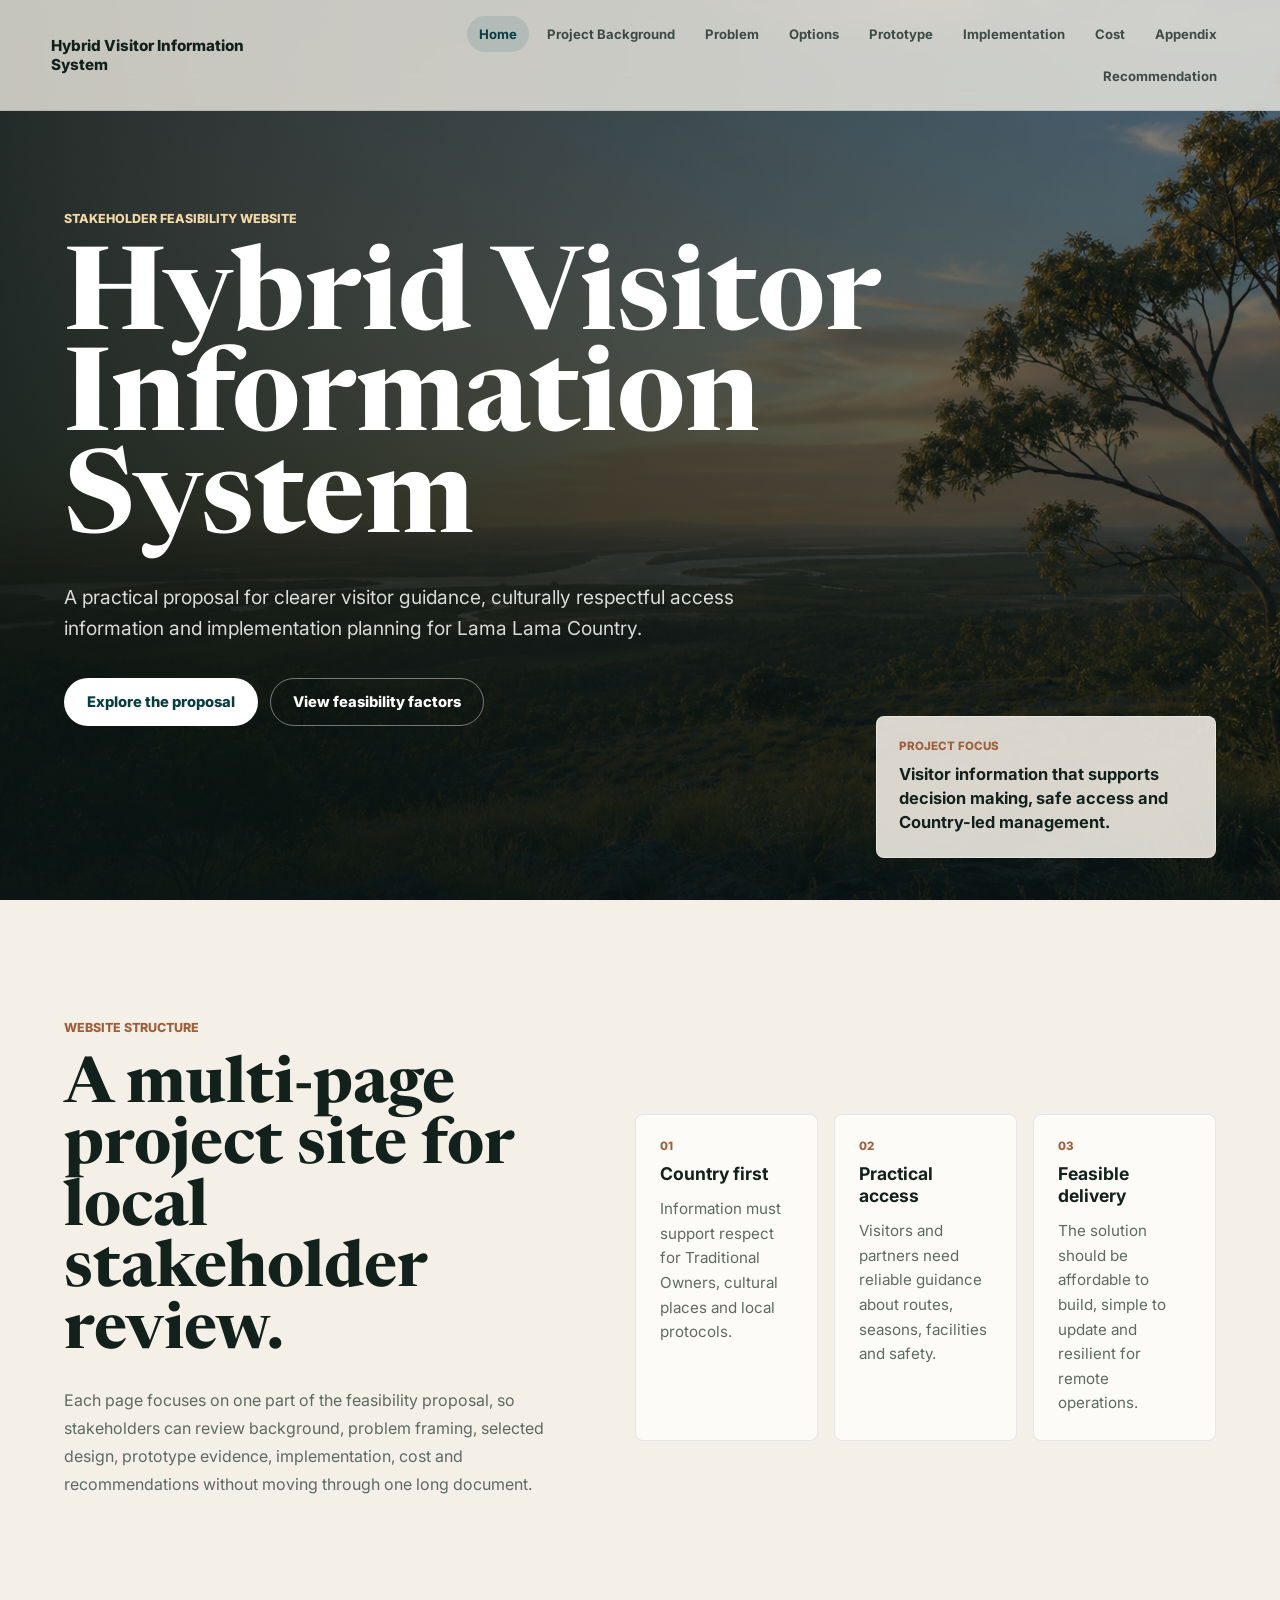
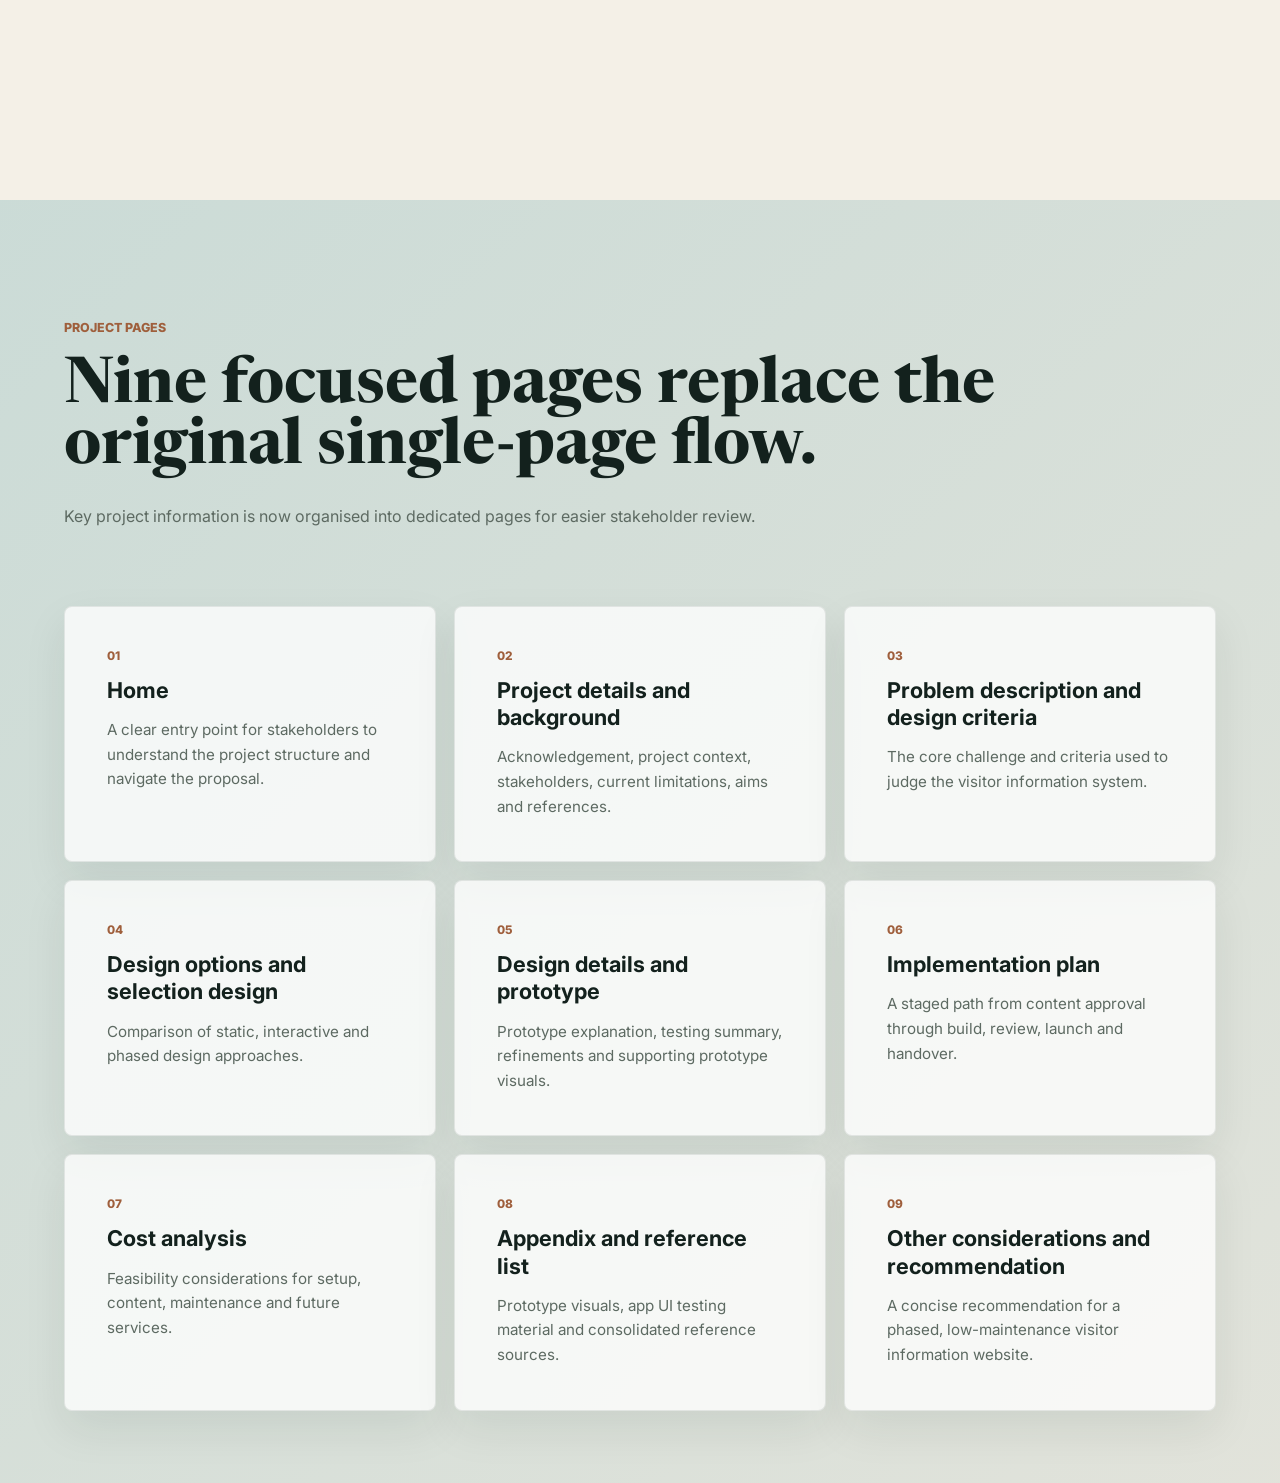
<file: index.html>
<!doctype html>
<html lang="en">
  <head>
    <meta charset="utf-8">
    <title>Redirecting...</title>
    <meta http-equiv="refresh" content="0; url=./New%20project/index.html">
    <script>
      window.location.replace("./New%20project/index.html");
    </script>
  </head>
  <body>
    <p>Redirecting to the website...</p>
  </body>
</html>
</file>
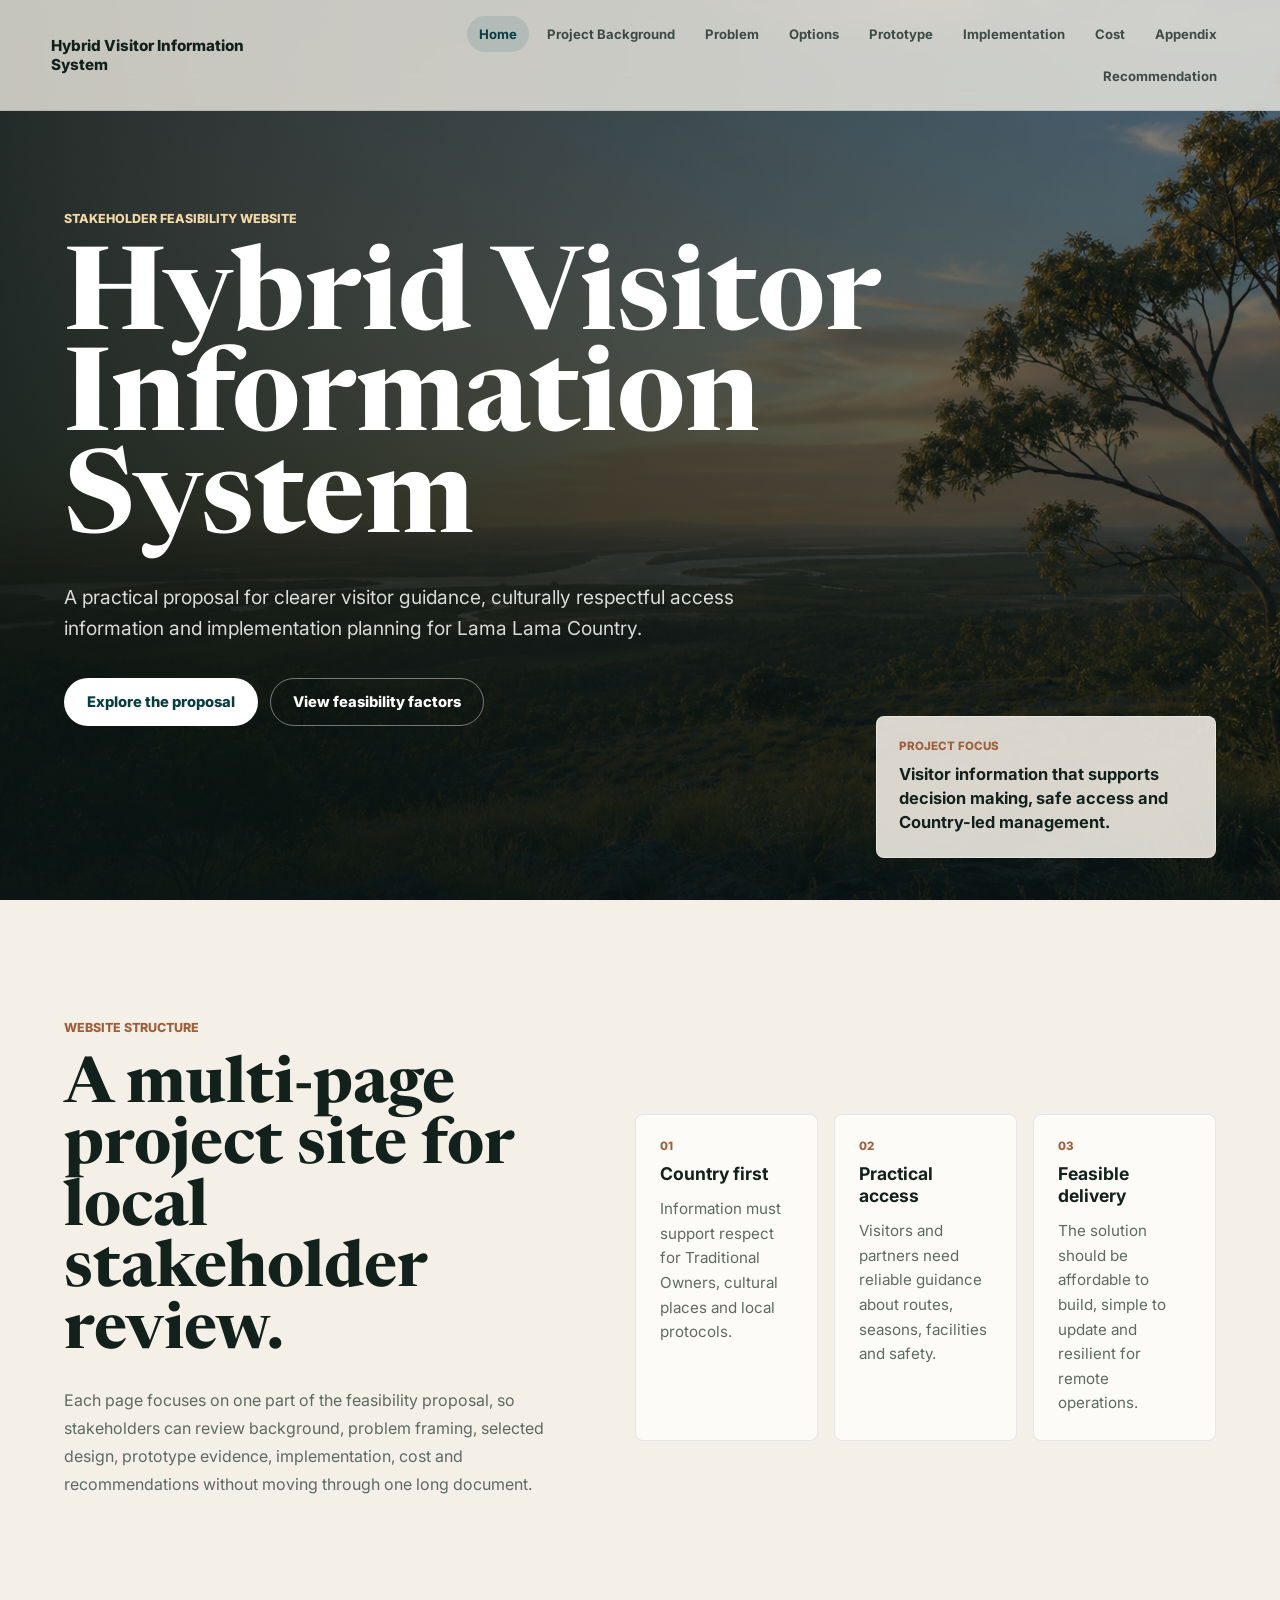
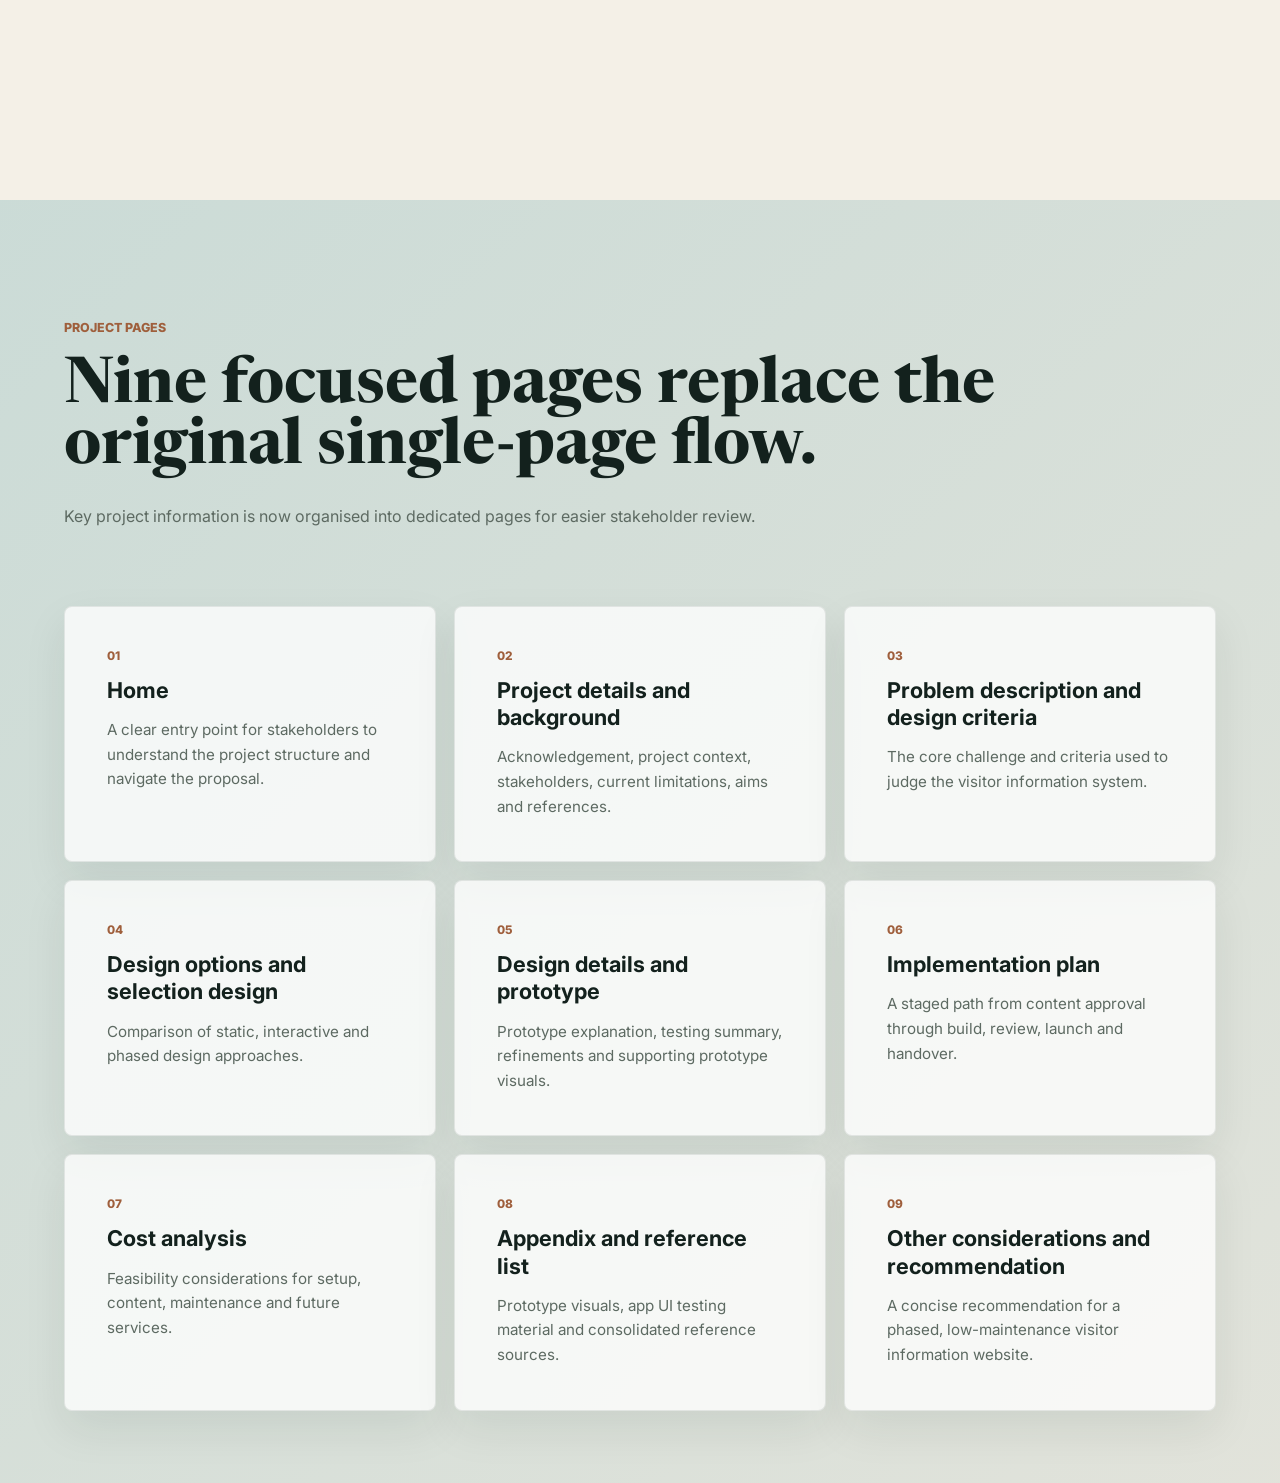
<file: New project/index.html>
<!doctype html>
<html lang="en">
  <head>
    <meta charset="UTF-8" />
    <meta name="viewport" content="width=device-width, initial-scale=1.0" />
    <title>Hybrid Visitor Information System</title>
    <meta
      name="description"
      content="A stakeholder-facing project feasibility website for the Hybrid Visitor Information System, including planning, design options, implementation and cost analysis."
    />
    <link rel="preconnect" href="https://fonts.googleapis.com" />
    <link rel="preconnect" href="https://fonts.gstatic.com" crossorigin />
    <link
      href="https://fonts.googleapis.com/css2?family=Inter:wght@400;500;600;700;800&family=Newsreader:opsz,wght@6..72,500;6..72,700&display=swap"
      rel="stylesheet"
    />
    <link rel="stylesheet" href="styles.css" />
  </head>
  <body data-page="home">
    <header class="site-header" data-header>
      <a class="brand" href="index.html" aria-label="Hybrid Visitor Information System home">
        <span>Hybrid Visitor Information System</span>
      </a>
      <button class="nav-toggle" type="button" aria-label="Open navigation" aria-expanded="false" data-nav-toggle>
        <span></span>
        <span></span>
      </button>
      <nav class="site-nav" aria-label="Primary navigation" data-nav>
        <a href="index.html" data-page-link="home">Home</a>
        <a href="project-details-and-background.html" data-page-link="background">Project Background</a>
        <a href="problem-description-and-design-criteria.html" data-page-link="problem">Problem</a>
        <a href="design-options-and-selection-design.html" data-page-link="options">Options</a>
        <a href="prototype.html" data-page-link="prototype">Prototype</a>
        <a href="implementation-plan.html" data-page-link="implementation">Implementation</a>
        <a href="cost-analysis.html" data-page-link="cost">Cost</a>
        <a href="appendix.html" data-page-link="appendix">Appendix</a>
        <a href="recommendation.html" data-page-link="recommendation">Recommendation</a>
      </nav>
    </header>

    <main>
      <section class="hero section-panel" aria-labelledby="hero-title">
        <div class="hero-media" aria-hidden="true"></div>
        <div class="hero-overlay"></div>
        <div class="hero-content">
          <p class="eyebrow">Stakeholder feasibility website</p>
          <h1 id="hero-title">Hybrid Visitor Information System</h1>
          <p class="hero-copy">
            A practical proposal for clearer visitor guidance, culturally respectful access information and
            implementation planning for Lama Lama Country.
          </p>
          <div class="hero-actions">
            <a class="button primary" href="project-details-and-background.html">Explore the proposal</a>
            <a class="button secondary" href="cost-analysis.html">View feasibility factors</a>
          </div>
        </div>
        <aside class="hero-card" aria-label="Project summary">
          <span>Project focus</span>
          <strong>Visitor information that supports decision making, safe access and Country-led management.</strong>
        </aside>
      </section>

      <section class="section-panel intro-section" aria-labelledby="home-overview-title">
        <div class="section-kicker">Website structure</div>
        <div class="split-layout">
          <div>
            <h2 id="home-overview-title">A multi-page project site for local stakeholder review.</h2>
            <p>
              Each page focuses on one part of the feasibility proposal, so stakeholders can review background,
              problem framing, selected design, prototype evidence, implementation, cost and recommendations without
              moving through one long document.
            </p>
          </div>
          <div class="metric-grid" aria-label="Project priorities">
            <article>
              <span>01</span>
              <h3>Country first</h3>
              <p>Information must support respect for Traditional Owners, cultural places and local protocols.</p>
            </article>
            <article>
              <span>02</span>
              <h3>Practical access</h3>
              <p>Visitors and partners need reliable guidance about routes, seasons, facilities and safety.</p>
            </article>
            <article>
              <span>03</span>
              <h3>Feasible delivery</h3>
              <p>The solution should be affordable to build, simple to update and resilient for remote operations.</p>
            </article>
          </div>
        </div>
      </section>

      <section class="section-panel options-section" aria-labelledby="pages-title">
        <div class="section-kicker">Project pages</div>
        <div class="stacked-heading">
          <h2 id="pages-title">Nine focused pages replace the original single-page flow.</h2>
          <p>
            Key project information is now organised into dedicated pages for easier stakeholder review.
          </p>
        </div>
        <div class="page-card-grid">
          <a class="page-card" href="index.html">
            <span>01</span>
            <h3>Home</h3>
            <p>A clear entry point for stakeholders to understand the project structure and navigate the proposal.</p>
          </a>
          <a class="page-card" href="project-details-and-background.html">
            <span>02</span>
            <h3>Project details and background</h3>
            <p>Acknowledgement, project context, stakeholders, current limitations, aims and references.</p>
          </a>
          <a class="page-card" href="problem-description-and-design-criteria.html">
            <span>03</span>
            <h3>Problem description and design criteria</h3>
            <p>The core challenge and criteria used to judge the visitor information system.</p>
          </a>
          <a class="page-card" href="design-options-and-selection-design.html">
            <span>04</span>
            <h3>Design options and selection design</h3>
            <p>Comparison of static, interactive and phased design approaches.</p>
          </a>
          <a class="page-card" href="prototype.html">
            <span>05</span>
            <h3>Design details and prototype</h3>
            <p>Prototype explanation, testing summary, refinements and supporting prototype visuals.</p>
          </a>
          <a class="page-card" href="implementation-plan.html">
            <span>06</span>
            <h3>Implementation plan</h3>
            <p>A staged path from content approval through build, review, launch and handover.</p>
          </a>
          <a class="page-card" href="cost-analysis.html">
            <span>07</span>
            <h3>Cost analysis</h3>
            <p>Feasibility considerations for setup, content, maintenance and future services.</p>
          </a>
          <a class="page-card" href="appendix.html">
            <span>08</span>
            <h3>Appendix and reference list</h3>
            <p>Prototype visuals, app UI testing material and consolidated reference sources.</p>
          </a>
          <a class="page-card" href="recommendation.html">
            <span>09</span>
            <h3>Other considerations and recommendation</h3>
            <p>A concise recommendation for a phased, low-maintenance visitor information website.</p>
          </a>
        </div>
      </section>
    </main>

    <script src="script.js"></script>
  </body>
</html>
</file>
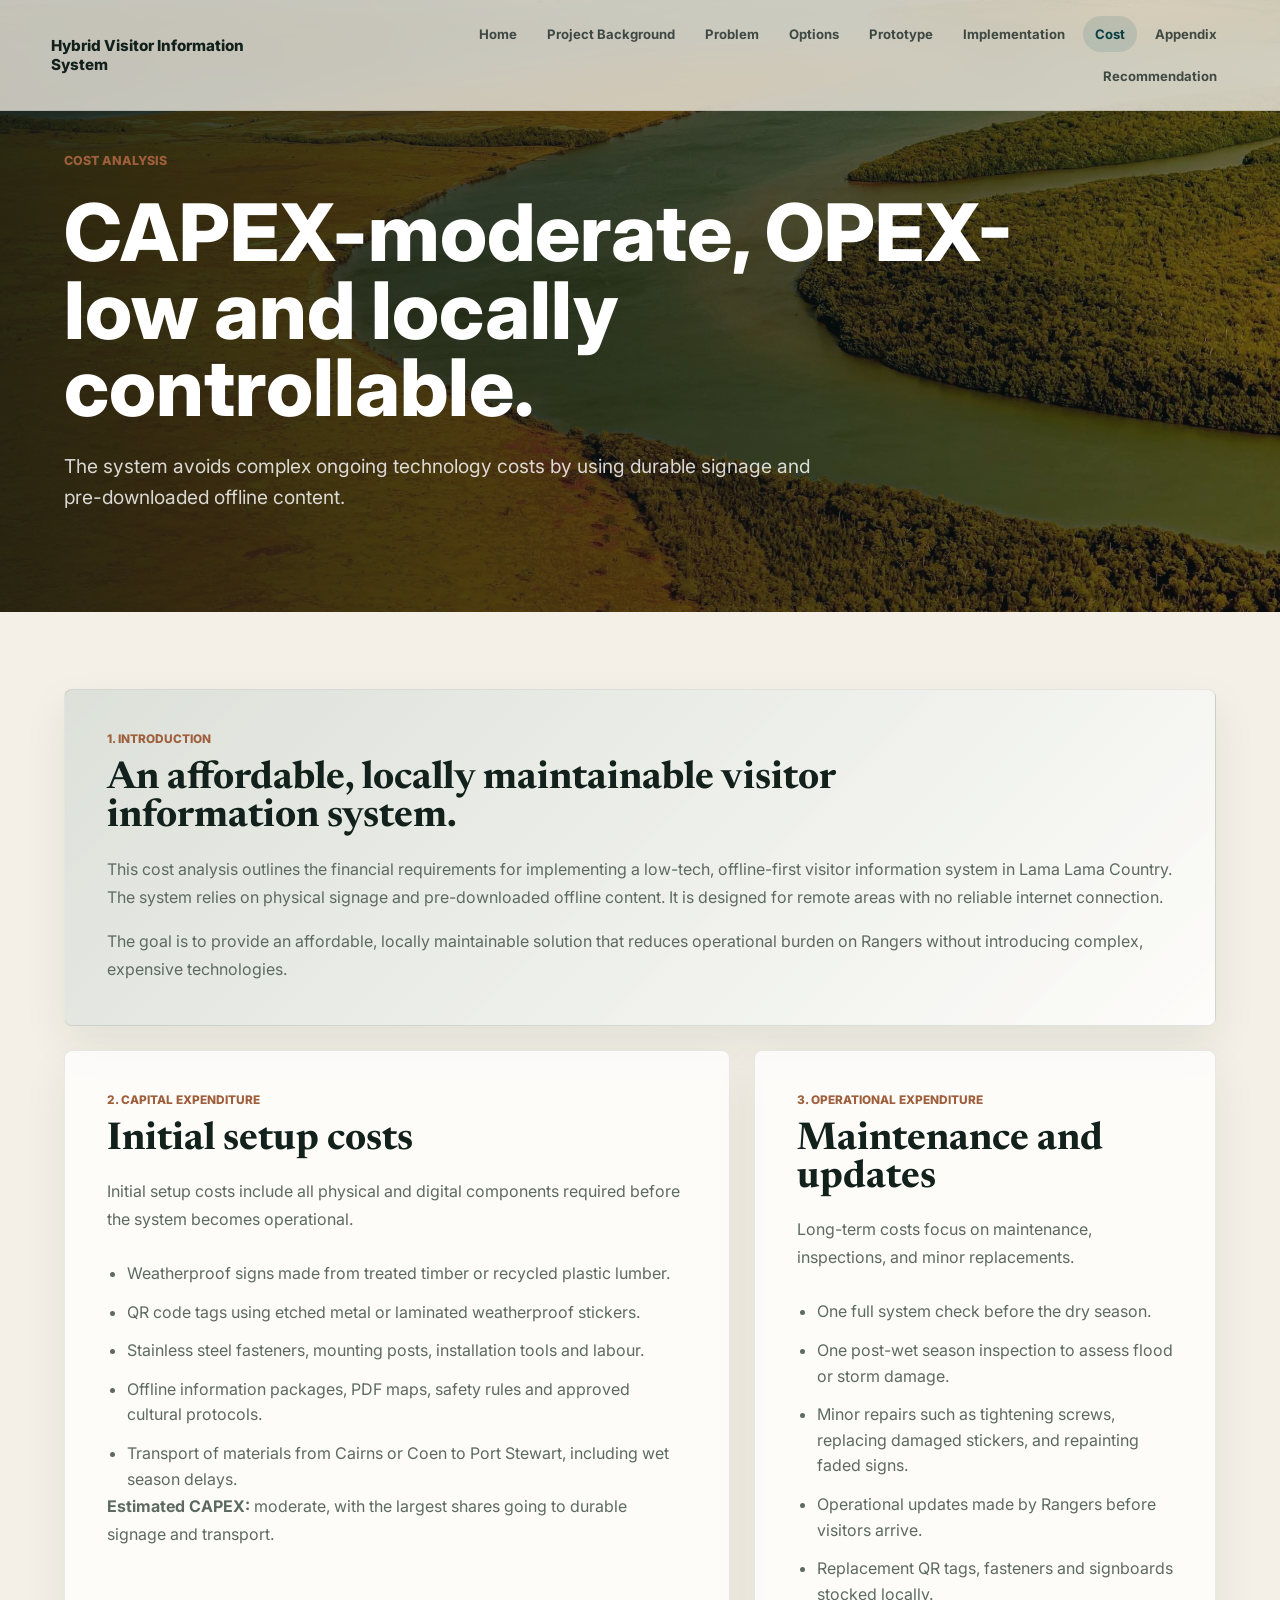
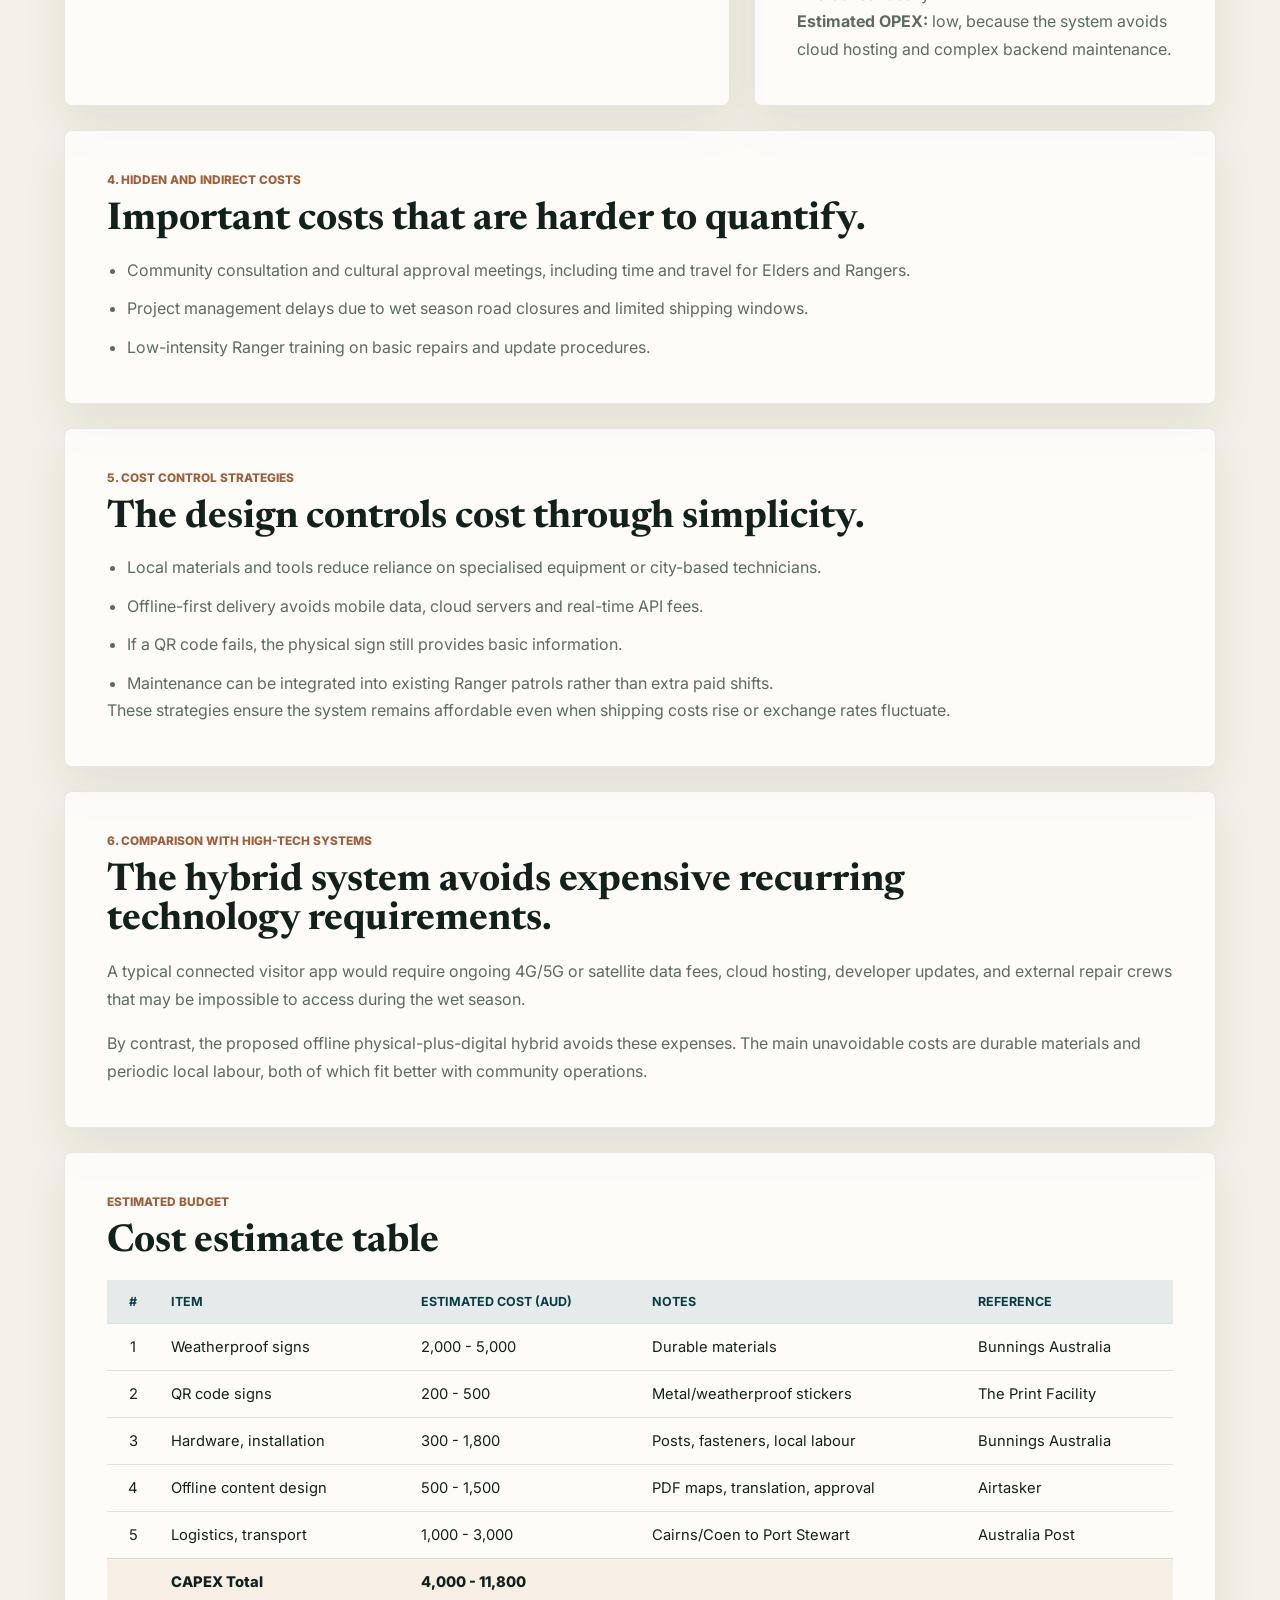
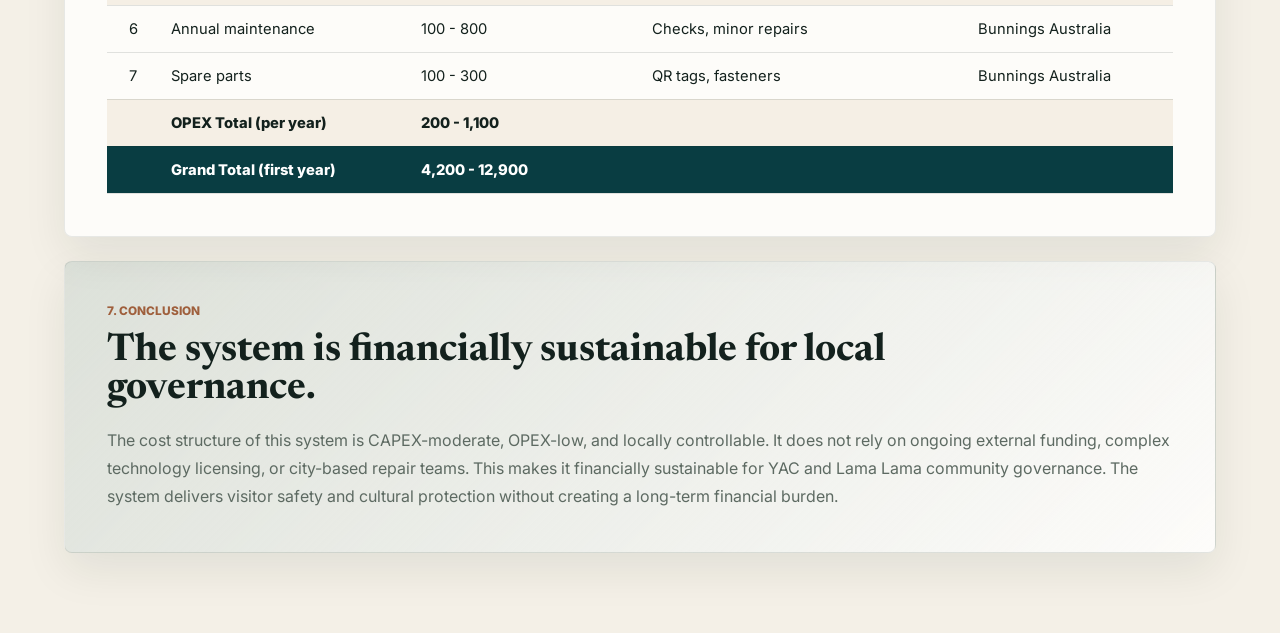
<file: New project/cost-analysis.html>
<!doctype html>
<html lang="en">
  <head>
    <meta charset="UTF-8" />
    <meta name="viewport" content="width=device-width, initial-scale=1.0" />
    <title>Cost Analysis | Hybrid Visitor Information System</title>
    <link rel="stylesheet" href="styles.css" />
  </head>
  <body data-page="cost">
    <header class="site-header" data-header>
      <a class="brand" href="index.html"><span>Hybrid Visitor Information System</span></a>
      <button class="nav-toggle" type="button" aria-label="Open navigation" aria-expanded="false" data-nav-toggle><span></span><span></span></button>
      <nav class="site-nav" aria-label="Primary navigation" data-nav>
        <a href="index.html" data-page-link="home">Home</a>
        <a href="project-details-and-background.html" data-page-link="background">Project Background</a>
        <a href="problem-description-and-design-criteria.html" data-page-link="problem">Problem</a>
        <a href="design-options-and-selection-design.html" data-page-link="options">Options</a>
        <a href="prototype.html" data-page-link="prototype">Prototype</a>
        <a href="implementation-plan.html" data-page-link="implementation">Implementation</a>
        <a href="cost-analysis.html" data-page-link="cost">Cost</a>
        <a href="appendix.html" data-page-link="appendix">Appendix</a>
        <a href="recommendation.html" data-page-link="recommendation">Recommendation</a>
      </nav>
    </header>

    <main>
      <section class="page-hero">
        <p class="eyebrow">Cost analysis</p>
        <h1>CAPEX-moderate, OPEX-low and locally controllable.</h1>
        <p>
          The system avoids complex ongoing technology costs by using durable signage and pre-downloaded offline
          content.
        </p>
      </section>

      <section class="content-page">
        <article class="content-card lead-card">
          <span>1. Introduction</span>
          <h2>An affordable, locally maintainable visitor information system.</h2>
          <p>
            This cost analysis outlines the financial requirements for implementing a low-tech, offline-first visitor
            information system in Lama Lama Country. The system relies on physical signage and pre-downloaded offline
            content. It is designed for remote areas with no reliable internet connection.
          </p>
          <p>
            The goal is to provide an affordable, locally maintainable solution that reduces operational burden on
            Rangers without introducing complex, expensive technologies.
          </p>
        </article>

        <div class="content-grid">
          <article class="content-card">
            <span>2. Capital expenditure</span>
            <h2>Initial setup costs</h2>
            <p>Initial setup costs include all physical and digital components required before the system becomes operational.</p>
            <ul class="detail-list">
              <li>Weatherproof signs made from treated timber or recycled plastic lumber.</li>
              <li>QR code tags using etched metal or laminated weatherproof stickers.</li>
              <li>Stainless steel fasteners, mounting posts, installation tools and labour.</li>
              <li>Offline information packages, PDF maps, safety rules and approved cultural protocols.</li>
              <li>Transport of materials from Cairns or Coen to Port Stewart, including wet season delays.</li>
            </ul>
            <p><strong>Estimated CAPEX:</strong> moderate, with the largest shares going to durable signage and transport.</p>
          </article>

          <article class="content-card">
            <span>3. Operational expenditure</span>
            <h2>Maintenance and updates</h2>
            <p>Long-term costs focus on maintenance, inspections, and minor replacements.</p>
            <ul class="detail-list">
              <li>One full system check before the dry season.</li>
              <li>One post-wet season inspection to assess flood or storm damage.</li>
              <li>Minor repairs such as tightening screws, replacing damaged stickers, and repainting faded signs.</li>
              <li>Operational updates made by Rangers before visitors arrive.</li>
              <li>Replacement QR tags, fasteners and signboards stocked locally.</li>
            </ul>
            <p><strong>Estimated OPEX:</strong> low, because the system avoids cloud hosting and complex backend maintenance.</p>
          </article>
        </div>

        <article class="content-card">
          <span>4. Hidden and indirect costs</span>
          <h2>Important costs that are harder to quantify.</h2>
          <ul class="detail-list compact-list">
            <li>Community consultation and cultural approval meetings, including time and travel for Elders and Rangers.</li>
            <li>Project management delays due to wet season road closures and limited shipping windows.</li>
            <li>Low-intensity Ranger training on basic repairs and update procedures.</li>
          </ul>
        </article>

        <article class="content-card">
          <span>5. Cost control strategies</span>
          <h2>The design controls cost through simplicity.</h2>
          <ul class="detail-list compact-list">
            <li>Local materials and tools reduce reliance on specialised equipment or city-based technicians.</li>
            <li>Offline-first delivery avoids mobile data, cloud servers and real-time API fees.</li>
            <li>If a QR code fails, the physical sign still provides basic information.</li>
            <li>Maintenance can be integrated into existing Ranger patrols rather than extra paid shifts.</li>
          </ul>
          <p>These strategies ensure the system remains affordable even when shipping costs rise or exchange rates fluctuate.</p>
        </article>

        <article class="content-card">
          <span>6. Comparison with high-tech systems</span>
          <h2>The hybrid system avoids expensive recurring technology requirements.</h2>
          <p>
            A typical connected visitor app would require ongoing 4G/5G or satellite data fees, cloud hosting,
            developer updates, and external repair crews that may be impossible to access during the wet season.
          </p>
          <p>
            By contrast, the proposed offline physical-plus-digital hybrid avoids these expenses. The main unavoidable
            costs are durable materials and periodic local labour, both of which fit better with community operations.
          </p>
        </article>

        <article class="content-card">
          <span>Estimated budget</span>
          <h2>Cost estimate table</h2>
          <div class="table-wrap">
            <table class="cost-table">
              <thead>
                <tr>
                  <th>#</th>
                  <th>Item</th>
                  <th>Estimated Cost (AUD)</th>
                  <th>Notes</th>
                  <th>Reference</th>
                </tr>
              </thead>
              <tbody>
                <tr><td>1</td><td>Weatherproof signs</td><td>2,000 - 5,000</td><td>Durable materials</td><td>Bunnings Australia</td></tr>
                <tr><td>2</td><td>QR code signs</td><td>200 - 500</td><td>Metal/weatherproof stickers</td><td>The Print Facility</td></tr>
                <tr><td>3</td><td>Hardware, installation</td><td>300 - 1,800</td><td>Posts, fasteners, local labour</td><td>Bunnings Australia</td></tr>
                <tr><td>4</td><td>Offline content design</td><td>500 - 1,500</td><td>PDF maps, translation, approval</td><td>Airtasker</td></tr>
                <tr><td>5</td><td>Logistics, transport</td><td>1,000 - 3,000</td><td>Cairns/Coen to Port Stewart</td><td>Australia Post</td></tr>
                <tr class="subtotal"><td></td><td>CAPEX Total</td><td>4,000 - 11,800</td><td></td><td></td></tr>
                <tr><td>6</td><td>Annual maintenance</td><td>100 - 800</td><td>Checks, minor repairs</td><td>Bunnings Australia</td></tr>
                <tr><td>7</td><td>Spare parts</td><td>100 - 300</td><td>QR tags, fasteners</td><td>Bunnings Australia</td></tr>
                <tr class="subtotal"><td></td><td>OPEX Total (per year)</td><td>200 - 1,100</td><td></td><td></td></tr>
                <tr class="grand-total"><td></td><td>Grand Total (first year)</td><td>4,200 - 12,900</td><td></td><td></td></tr>
              </tbody>
            </table>
          </div>
        </article>

        <article class="content-card lead-card">
          <span>7. Conclusion</span>
          <h2>The system is financially sustainable for local governance.</h2>
          <p>
            The cost structure of this system is CAPEX-moderate, OPEX-low, and locally controllable. It does not rely on
            ongoing external funding, complex technology licensing, or city-based repair teams. This makes it
            financially sustainable for YAC and Lama Lama community governance. The system delivers visitor safety and
            cultural protection without creating a long-term financial burden.
          </p>
        </article>
      </section>
    </main>
    <script src="script.js"></script>
  </body>
</html>
</file>
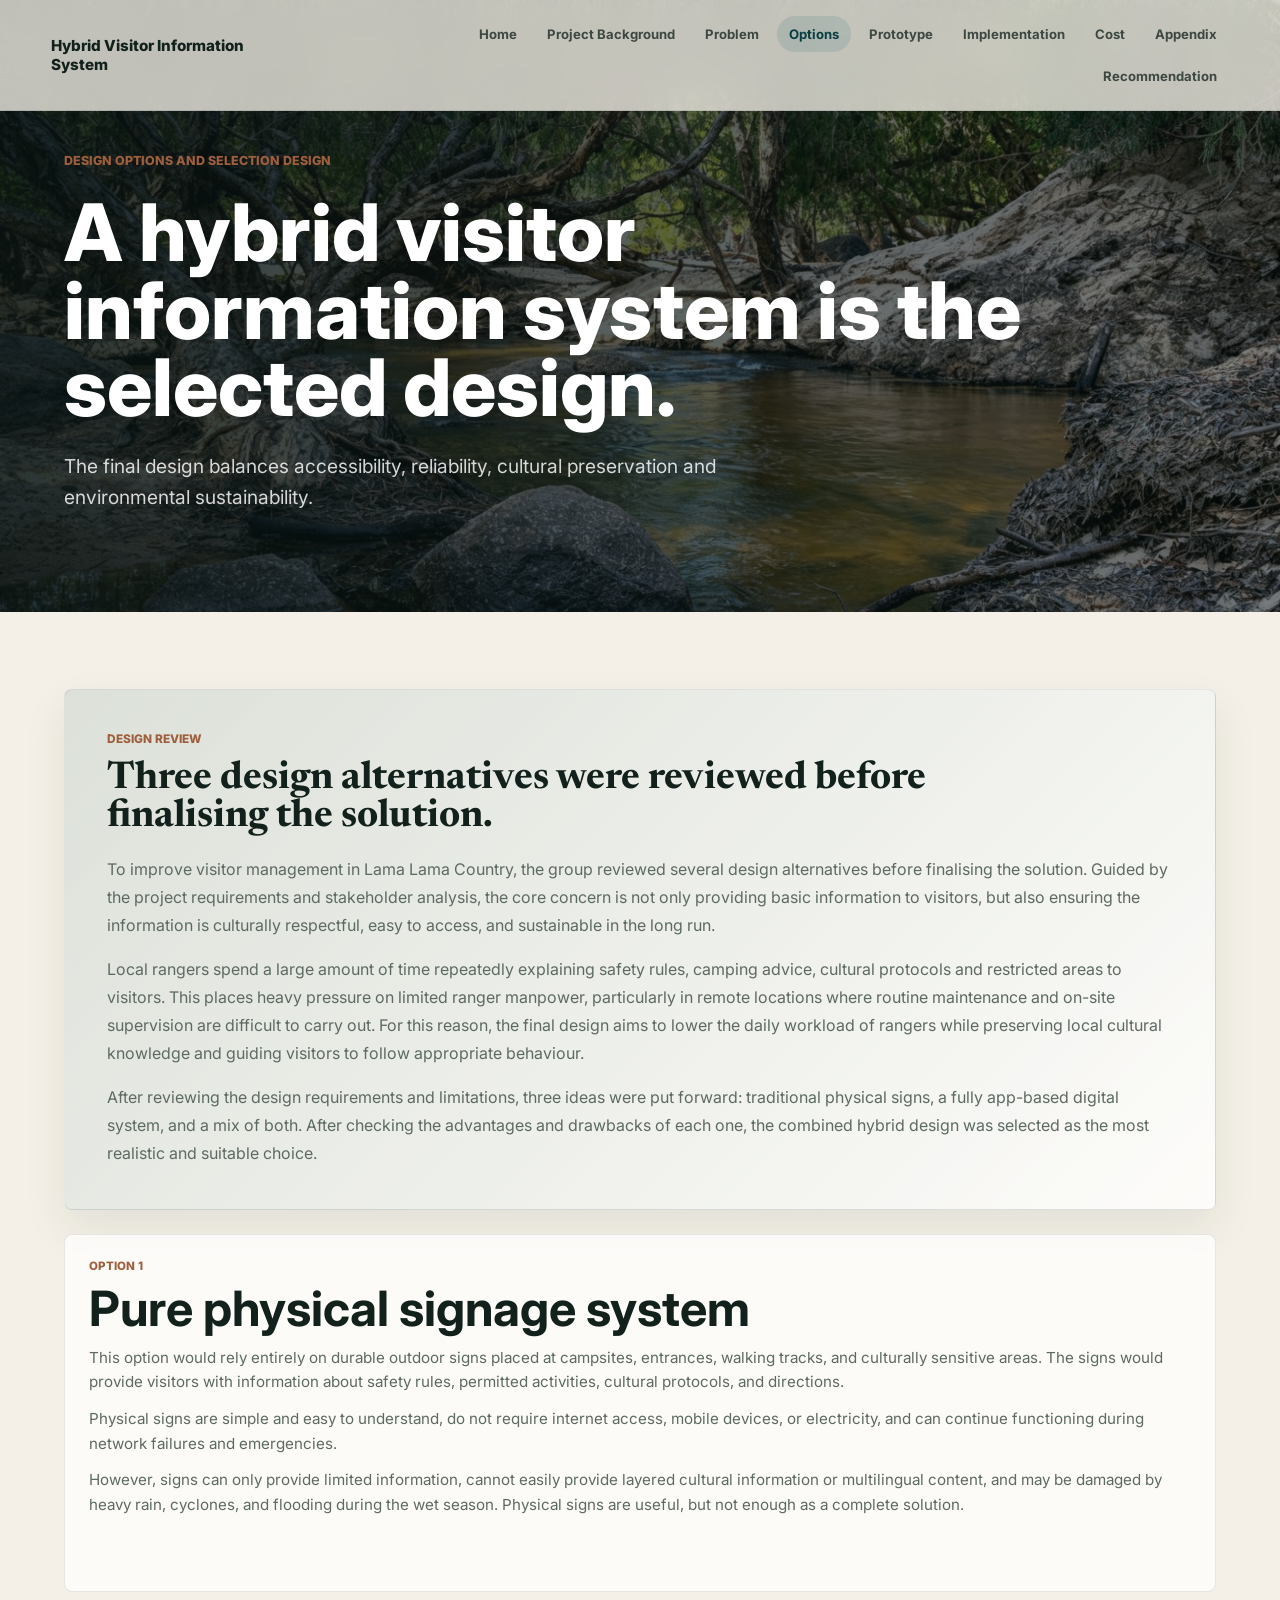
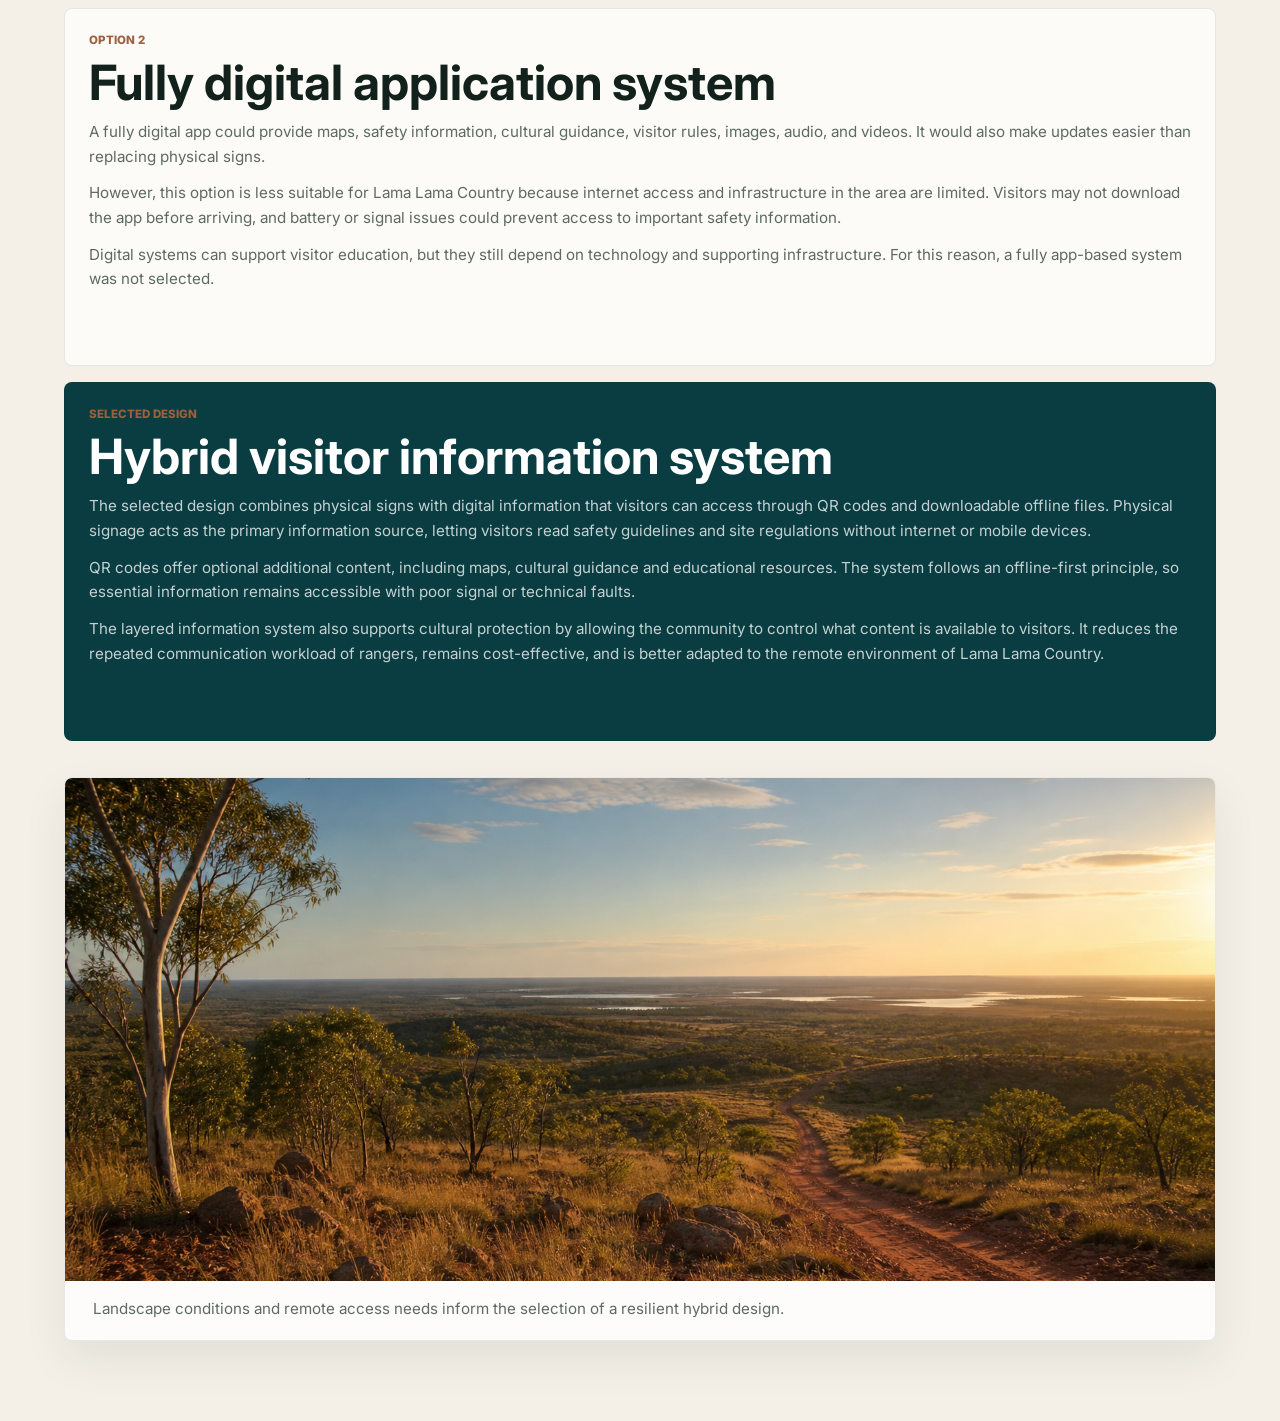
<file: New project/design-options-and-selection-design.html>
<!doctype html>
<html lang="en">
  <head>
    <meta charset="UTF-8" />
    <meta name="viewport" content="width=device-width, initial-scale=1.0" />
    <title>Design Options and Selection Design | Hybrid Visitor Information System</title>
    <link rel="stylesheet" href="styles.css" />
  </head>
  <body data-page="options">
    <header class="site-header" data-header>
      <a class="brand" href="index.html"><span>Hybrid Visitor Information System</span></a>
      <button class="nav-toggle" type="button" aria-label="Open navigation" aria-expanded="false" data-nav-toggle><span></span><span></span></button>
      <nav class="site-nav" aria-label="Primary navigation" data-nav>
        <a href="index.html" data-page-link="home">Home</a>
        <a href="project-details-and-background.html" data-page-link="background">Project Background</a>
        <a href="problem-description-and-design-criteria.html" data-page-link="problem">Problem</a>
        <a href="design-options-and-selection-design.html" data-page-link="options">Options</a>
        <a href="prototype.html" data-page-link="prototype">Prototype</a>
        <a href="implementation-plan.html" data-page-link="implementation">Implementation</a>
        <a href="cost-analysis.html" data-page-link="cost">Cost</a>
        <a href="appendix.html" data-page-link="appendix">Appendix</a>
        <a href="recommendation.html" data-page-link="recommendation">Recommendation</a>
      </nav>
    </header>

    <main>
      <section class="page-hero">
        <p class="eyebrow">Design options and selection design</p>
        <h1>A hybrid visitor information system is the selected design.</h1>
        <p>
          The final design balances accessibility, reliability, cultural preservation and environmental sustainability.
        </p>
      </section>

      <section class="content-page">
        <article class="content-card lead-card">
          <span>Design review</span>
          <h2>Three design alternatives were reviewed before finalising the solution.</h2>
          <p>
            To improve visitor management in Lama Lama Country, the group reviewed several design alternatives before
            finalising the solution. Guided by the project requirements and stakeholder analysis, the core concern is
            not only providing basic information to visitors, but also ensuring the information is culturally
            respectful, easy to access, and sustainable in the long run.
          </p>
          <p>
            Local rangers spend a large amount of time repeatedly explaining safety rules, camping advice, cultural
            protocols and restricted areas to visitors. This places heavy pressure on limited ranger manpower,
            particularly in remote locations where routine maintenance and on-site supervision are difficult to carry
            out. For this reason, the final design aims to lower the daily workload of rangers while preserving local
            cultural knowledge and guiding visitors to follow appropriate behaviour.
          </p>
          <p>
            After reviewing the design requirements and limitations, three ideas were put forward: traditional physical
            signs, a fully app-based digital system, and a mix of both. After checking the advantages and drawbacks of
            each one, the combined hybrid design was selected as the most realistic and suitable choice.
          </p>
        </article>

        <div class="option-list option-page-list">
          <article>
            <span>Option 1</span>
            <h3>Pure physical signage system</h3>
            <p>
              This option would rely entirely on durable outdoor signs placed at campsites, entrances, walking tracks,
              and culturally sensitive areas. The signs would provide visitors with information about safety rules,
              permitted activities, cultural protocols, and directions.
            </p>
            <p>
              Physical signs are simple and easy to understand, do not require internet access, mobile devices, or
              electricity, and can continue functioning during network failures and emergencies.
            </p>
            <p>
              However, signs can only provide limited information, cannot easily provide layered cultural information or
              multilingual content, and may be damaged by heavy rain, cyclones, and flooding during the wet season.
              Physical signs are useful, but not enough as a complete solution.
            </p>
          </article>

          <article>
            <span>Option 2</span>
            <h3>Fully digital application system</h3>
            <p>
              A fully digital app could provide maps, safety information, cultural guidance, visitor rules, images,
              audio, and videos. It would also make updates easier than replacing physical signs.
            </p>
            <p>
              However, this option is less suitable for Lama Lama Country because internet access and infrastructure in
              the area are limited. Visitors may not download the app before arriving, and battery or signal issues
              could prevent access to important safety information.
            </p>
            <p>
              Digital systems can support visitor education, but they still depend on technology and supporting
              infrastructure. For this reason, a fully app-based system was not selected.
            </p>
          </article>

          <article>
            <span>Selected design</span>
            <h3>Hybrid visitor information system</h3>
            <p>
              The selected design combines physical signs with digital information that visitors can access through QR
              codes and downloadable offline files. Physical signage acts as the primary information source, letting
              visitors read safety guidelines and site regulations without internet or mobile devices.
            </p>
            <p>
              QR codes offer optional additional content, including maps, cultural guidance and educational resources.
              The system follows an offline-first principle, so essential information remains accessible with poor
              signal or technical faults.
            </p>
            <p>
              The layered information system also supports cultural protection by allowing the community to control what
              content is available to visitors. It reduces the repeated communication workload of rangers, remains
              cost-effective, and is better adapted to the remote environment of Lama Lama Country.
            </p>
          </article>
        </div>

        <figure class="landscape-feature">
          <img src="assets/lama-lama-options-landscape.png" alt="Landscape inspired by Lama Lama Country waterways and woodland" />
          <figcaption>
            Landscape conditions and remote access needs inform the selection of a resilient hybrid design.
          </figcaption>
        </figure>
      </section>
    </main>
    <script src="script.js"></script>
  </body>
</html>
</file>
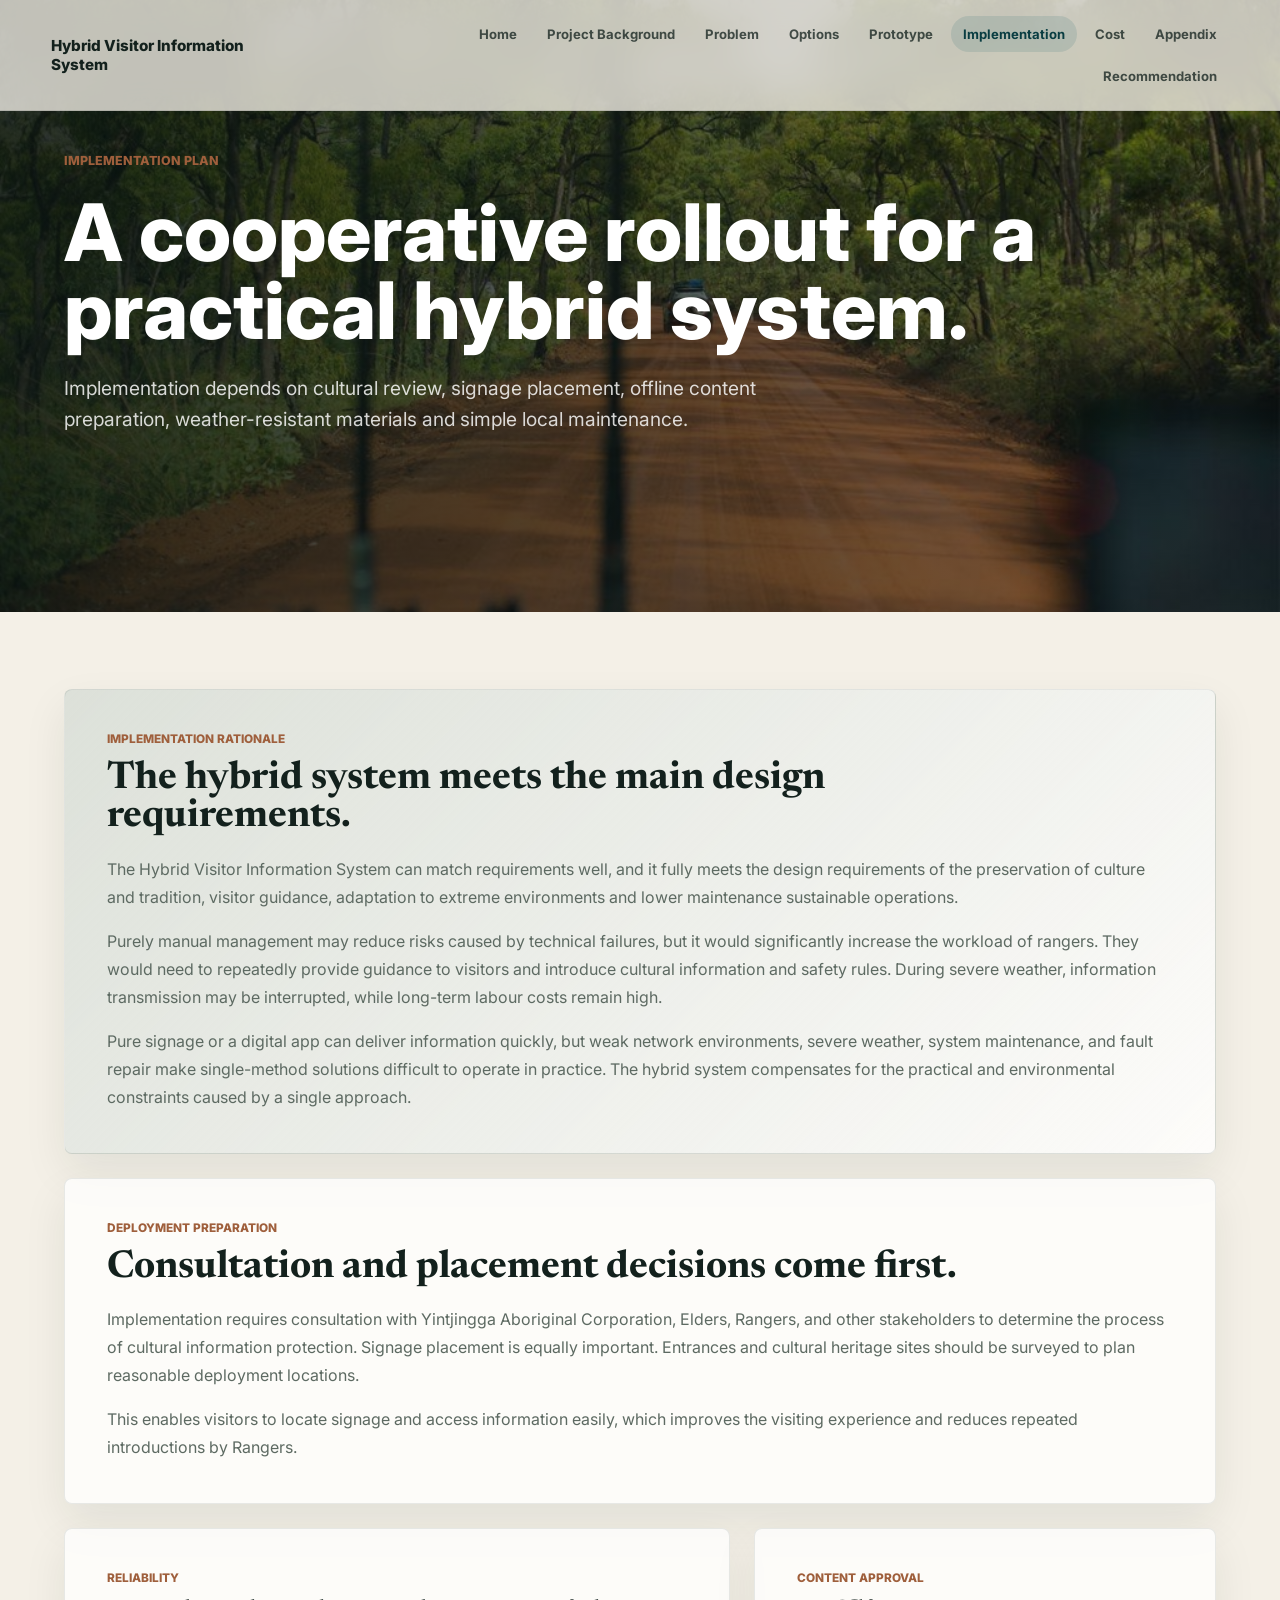
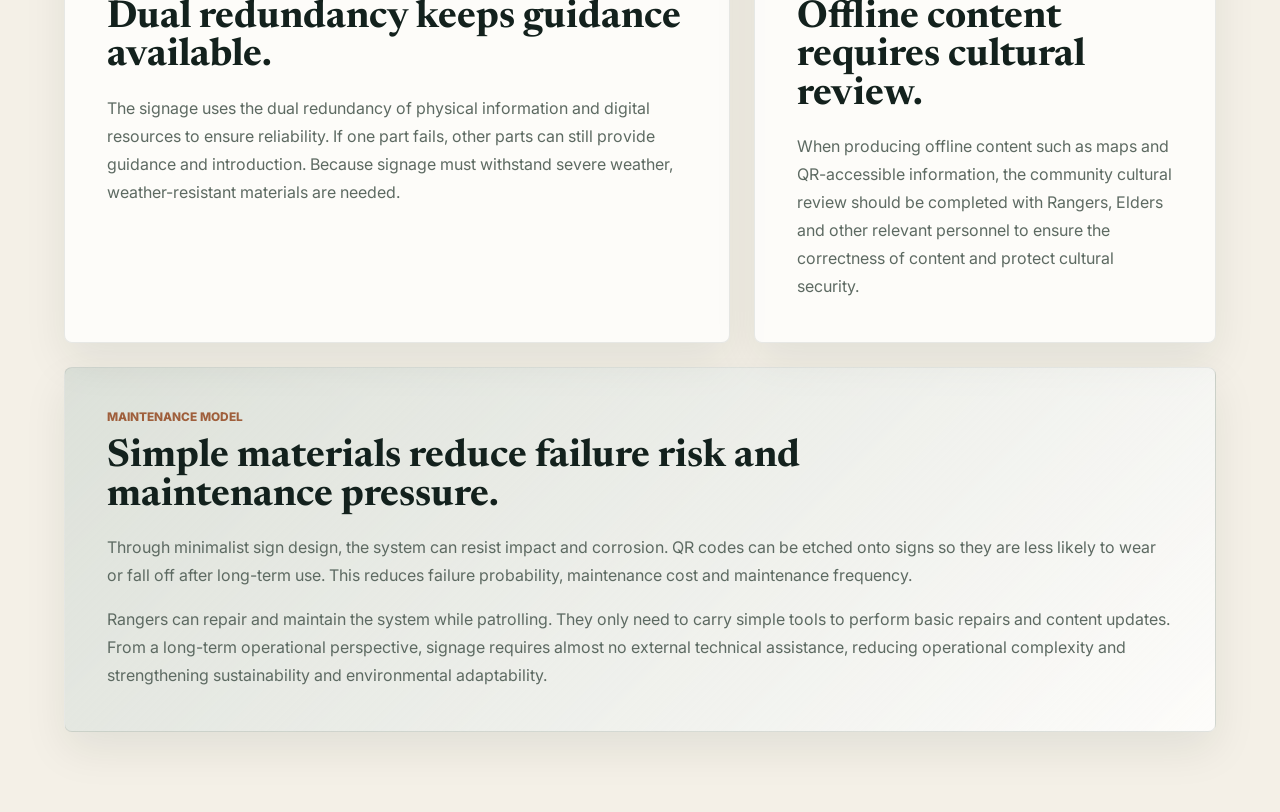
<file: New project/implementation-plan.html>
<!doctype html>
<html lang="en">
  <head>
    <meta charset="UTF-8" />
    <meta name="viewport" content="width=device-width, initial-scale=1.0" />
    <title>Implementation Plan | Hybrid Visitor Information System</title>
    <link rel="stylesheet" href="styles.css" />
  </head>
  <body data-page="implementation">
    <header class="site-header" data-header>
      <a class="brand" href="index.html"><span>Hybrid Visitor Information System</span></a>
      <button class="nav-toggle" type="button" aria-label="Open navigation" aria-expanded="false" data-nav-toggle><span></span><span></span></button>
      <nav class="site-nav" aria-label="Primary navigation" data-nav>
        <a href="index.html" data-page-link="home">Home</a>
        <a href="project-details-and-background.html" data-page-link="background">Project Background</a>
        <a href="problem-description-and-design-criteria.html" data-page-link="problem">Problem</a>
        <a href="design-options-and-selection-design.html" data-page-link="options">Options</a>
        <a href="prototype.html" data-page-link="prototype">Prototype</a>
        <a href="implementation-plan.html" data-page-link="implementation">Implementation</a>
        <a href="cost-analysis.html" data-page-link="cost">Cost</a>
        <a href="appendix.html" data-page-link="appendix">Appendix</a>
        <a href="recommendation.html" data-page-link="recommendation">Recommendation</a>
      </nav>
    </header>

    <main>
      <section class="page-hero">
        <p class="eyebrow">Implementation plan</p>
        <h1>A cooperative rollout for a practical hybrid system.</h1>
        <p>
          Implementation depends on cultural review, signage placement, offline content preparation, weather-resistant
          materials and simple local maintenance.
        </p>
      </section>

      <section class="content-page">
        <article class="content-card lead-card">
          <span>Implementation rationale</span>
          <h2>The hybrid system meets the main design requirements.</h2>
          <p>
            The Hybrid Visitor Information System can match requirements well, and it fully meets the design
            requirements of the preservation of culture and tradition, visitor guidance, adaptation to extreme
            environments and lower maintenance sustainable operations.
          </p>
          <p>
            Purely manual management may reduce risks caused by technical failures, but it would significantly increase
            the workload of rangers. They would need to repeatedly provide guidance to visitors and introduce cultural
            information and safety rules. During severe weather, information transmission may be interrupted, while
            long-term labour costs remain high.
          </p>
          <p>
            Pure signage or a digital app can deliver information quickly, but weak network environments, severe
            weather, system maintenance, and fault repair make single-method solutions difficult to operate in practice.
            The hybrid system compensates for the practical and environmental constraints caused by a single approach.
          </p>
        </article>

        <article class="content-card">
          <span>Deployment preparation</span>
          <h2>Consultation and placement decisions come first.</h2>
          <p>
            Implementation requires consultation with Yintjingga Aboriginal Corporation, Elders, Rangers, and other
            stakeholders to determine the process of cultural information protection. Signage placement is equally
            important. Entrances and cultural heritage sites should be surveyed to plan reasonable deployment locations.
          </p>
          <p>
            This enables visitors to locate signage and access information easily, which improves the visiting
            experience and reduces repeated introductions by Rangers.
          </p>
        </article>

        <div class="content-grid">
          <article class="content-card">
            <span>Reliability</span>
            <h2>Dual redundancy keeps guidance available.</h2>
            <p>
              The signage uses the dual redundancy of physical information and digital resources to ensure reliability.
              If one part fails, other parts can still provide guidance and introduction. Because signage must withstand
              severe weather, weather-resistant materials are needed.
            </p>
          </article>
          <article class="content-card">
            <span>Content approval</span>
            <h2>Offline content requires cultural review.</h2>
            <p>
              When producing offline content such as maps and QR-accessible information, the community cultural review
              should be completed with Rangers, Elders and other relevant personnel to ensure the correctness of content
              and protect cultural security.
            </p>
          </article>
        </div>

        <article class="content-card lead-card">
          <span>Maintenance model</span>
          <h2>Simple materials reduce failure risk and maintenance pressure.</h2>
          <p>
            Through minimalist sign design, the system can resist impact and corrosion. QR codes can be etched onto
            signs so they are less likely to wear or fall off after long-term use. This reduces failure probability,
            maintenance cost and maintenance frequency.
          </p>
          <p>
            Rangers can repair and maintain the system while patrolling. They only need to carry simple tools to perform
            basic repairs and content updates. From a long-term operational perspective, signage requires almost no
            external technical assistance, reducing operational complexity and strengthening sustainability and
            environmental adaptability.
          </p>
        </article>
      </section>
    </main>
    <script src="script.js"></script>
  </body>
</html>
</file>
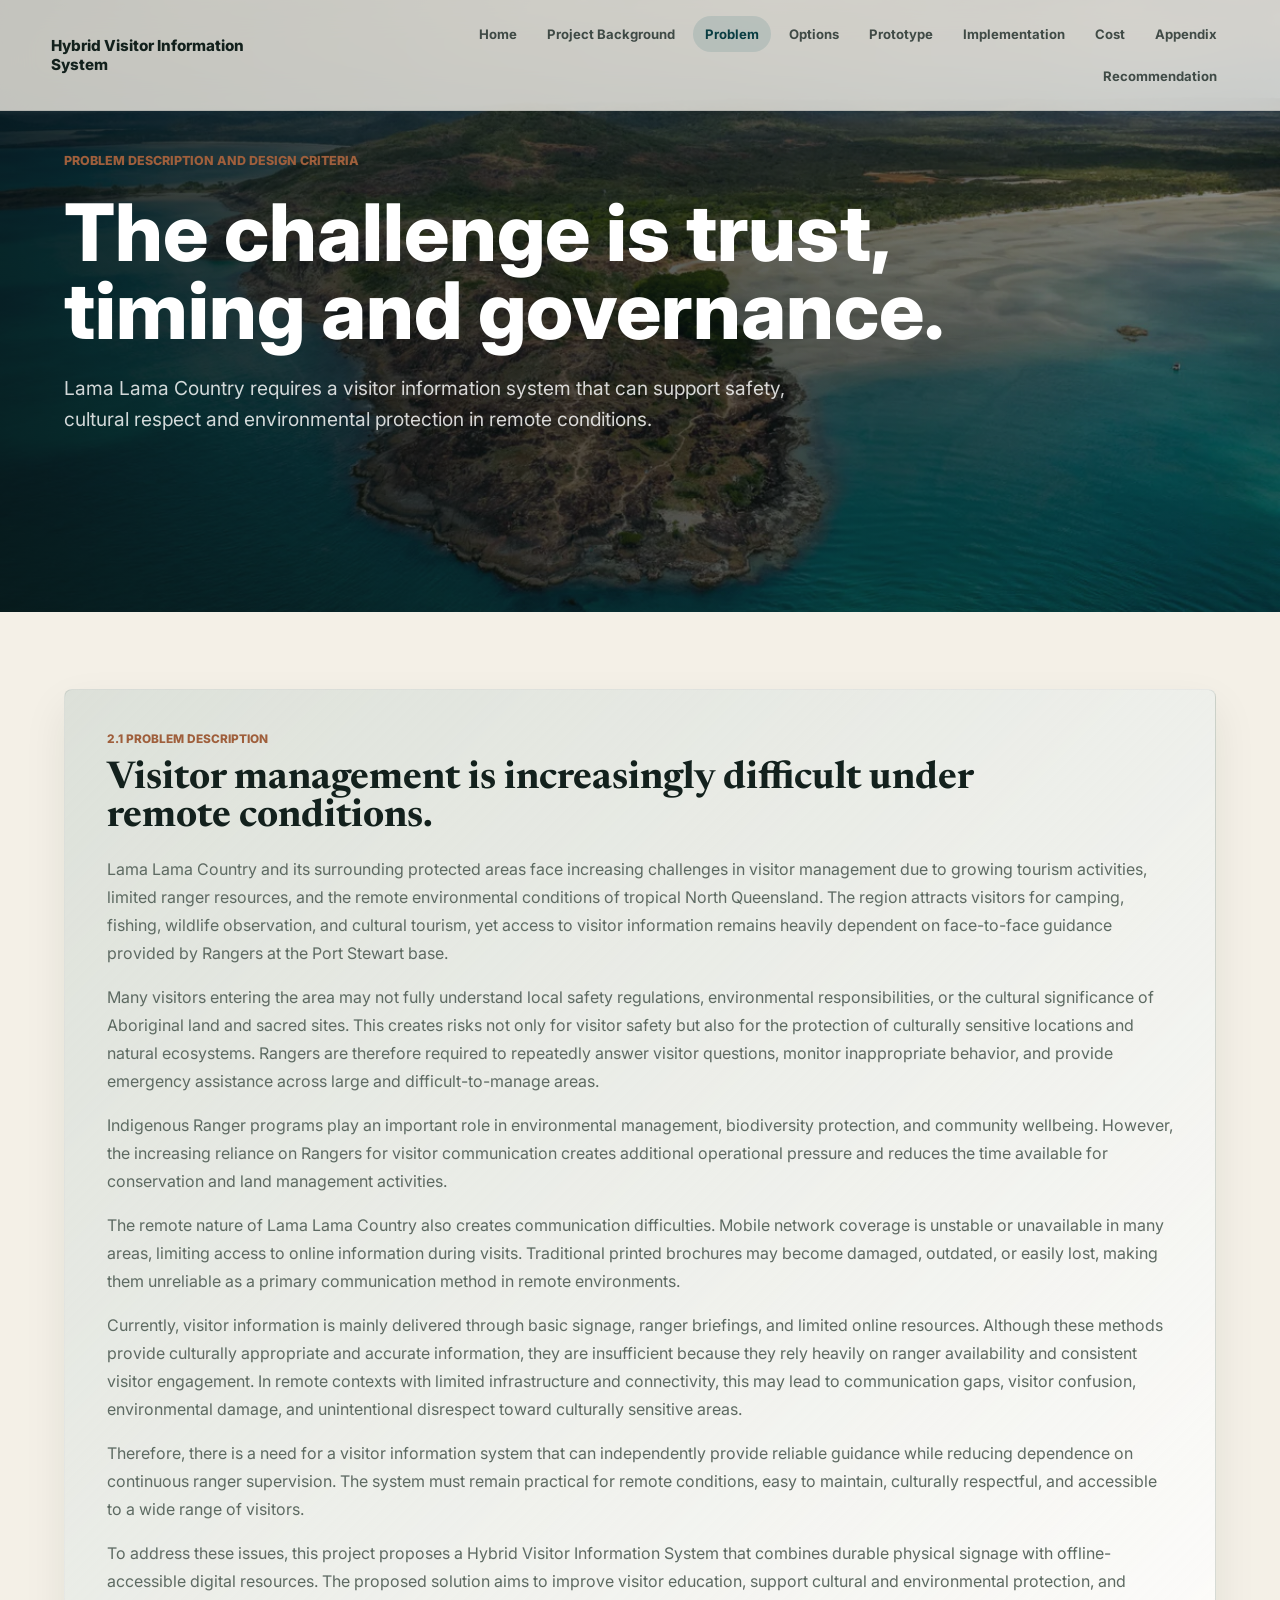
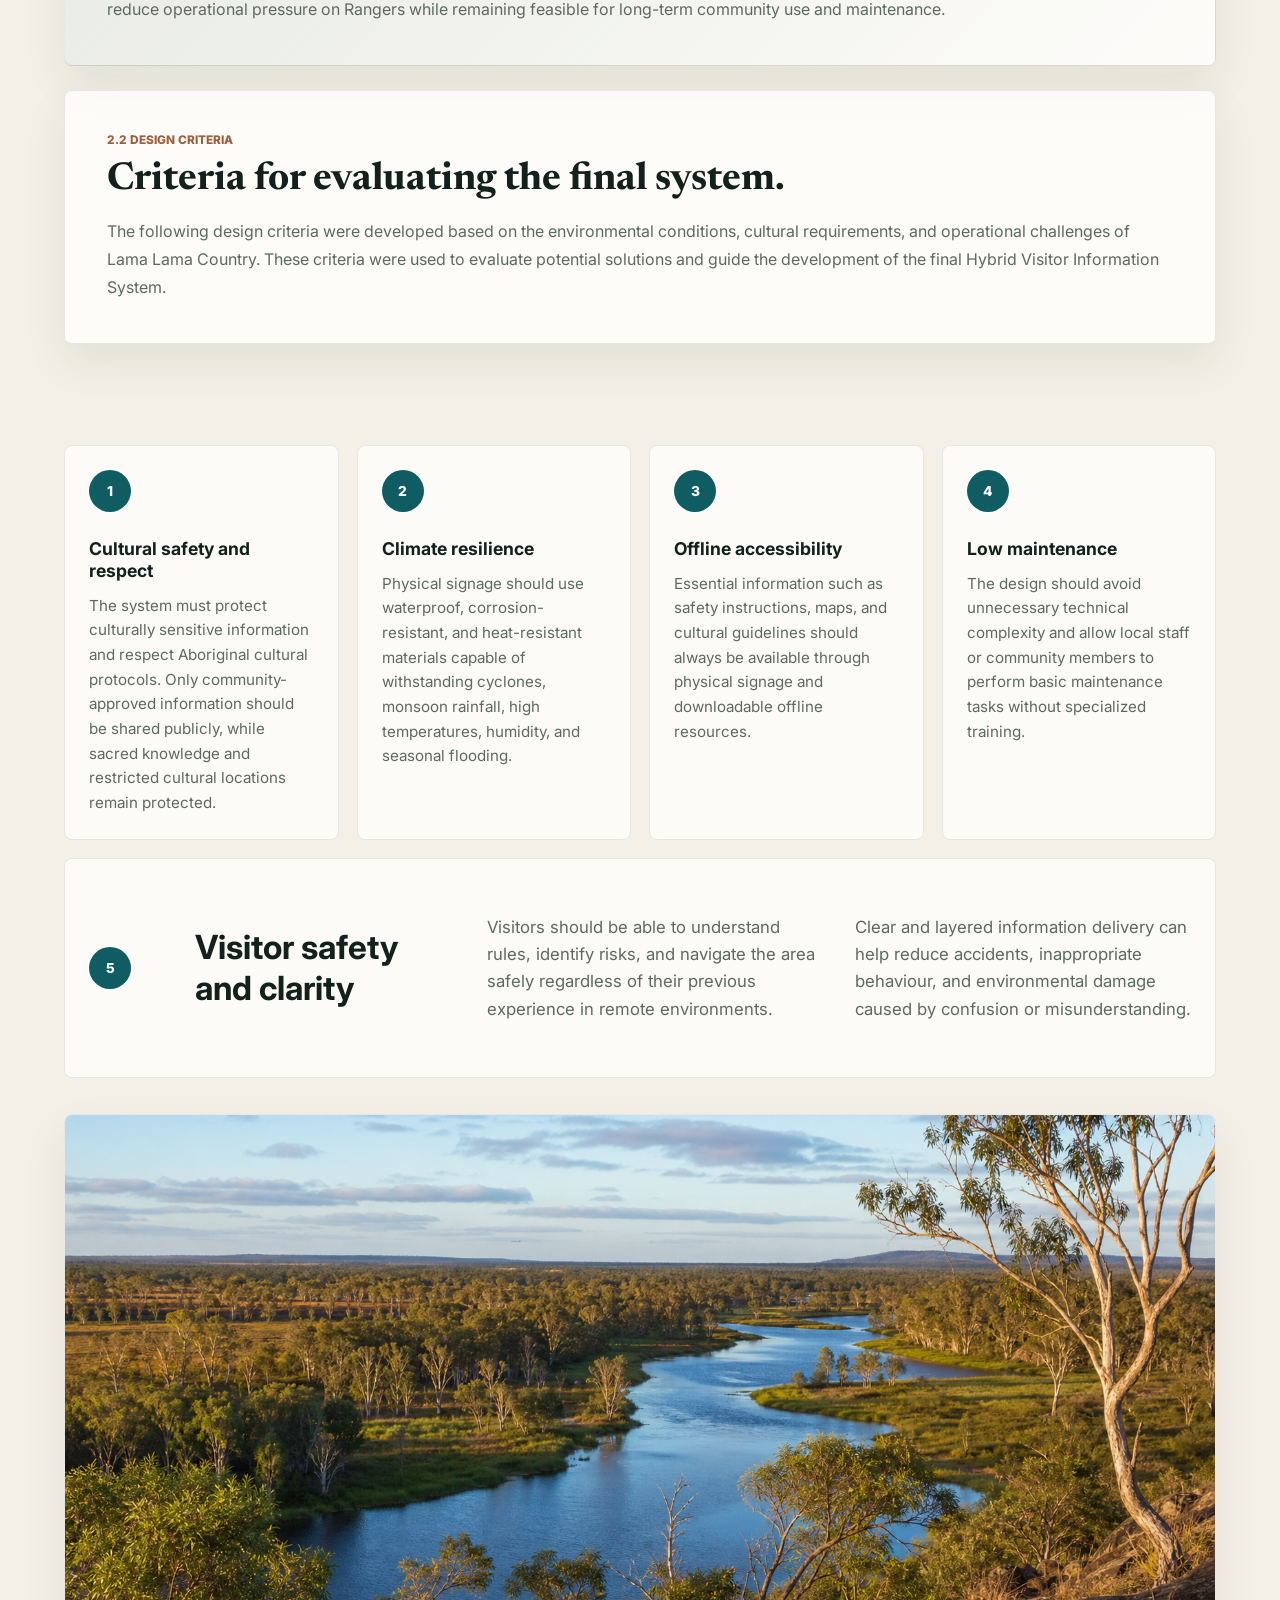
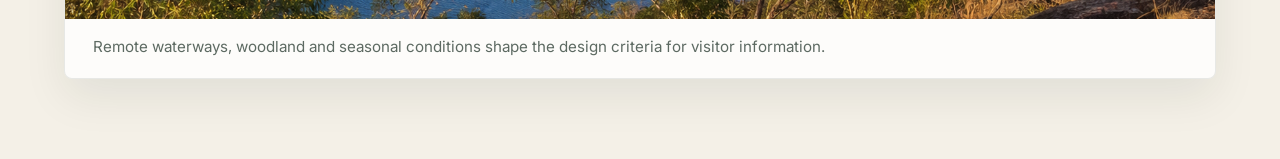
<file: New project/problem-description-and-design-criteria.html>
<!doctype html>
<html lang="en">
  <head>
    <meta charset="UTF-8" />
    <meta name="viewport" content="width=device-width, initial-scale=1.0" />
    <title>Problem Description and Design Criteria | Hybrid Visitor Information System</title>
    <link rel="stylesheet" href="styles.css" />
  </head>
  <body data-page="problem">
    <header class="site-header" data-header>
      <a class="brand" href="index.html"><span>Hybrid Visitor Information System</span></a>
      <button class="nav-toggle" type="button" aria-label="Open navigation" aria-expanded="false" data-nav-toggle><span></span><span></span></button>
      <nav class="site-nav" aria-label="Primary navigation" data-nav>
        <a href="index.html" data-page-link="home">Home</a>
        <a href="project-details-and-background.html" data-page-link="background">Project Background</a>
        <a href="problem-description-and-design-criteria.html" data-page-link="problem">Problem</a>
        <a href="design-options-and-selection-design.html" data-page-link="options">Options</a>
        <a href="prototype.html" data-page-link="prototype">Prototype</a>
        <a href="implementation-plan.html" data-page-link="implementation">Implementation</a>
        <a href="cost-analysis.html" data-page-link="cost">Cost</a>
        <a href="appendix.html" data-page-link="appendix">Appendix</a>
        <a href="recommendation.html" data-page-link="recommendation">Recommendation</a>
      </nav>
    </header>

    <main>
      <section class="page-hero">
        <p class="eyebrow">Problem description and design criteria</p>
        <h1>The challenge is trust, timing and governance.</h1>
        <p>
          Lama Lama Country requires a visitor information system that can support safety, cultural respect and
          environmental protection in remote conditions.
        </p>
      </section>

      <section class="content-page">
        <article class="content-card lead-card">
          <span>2.1 Problem description</span>
          <h2>Visitor management is increasingly difficult under remote conditions.</h2>
          <p>
            Lama Lama Country and its surrounding protected areas face increasing challenges in visitor management due
            to growing tourism activities, limited ranger resources, and the remote environmental conditions of
            tropical North Queensland. The region attracts visitors for camping, fishing, wildlife observation, and
            cultural tourism, yet access to visitor information remains heavily dependent on face-to-face guidance
            provided by Rangers at the Port Stewart base.
          </p>
          <p>
            Many visitors entering the area may not fully understand local safety regulations, environmental
            responsibilities, or the cultural significance of Aboriginal land and sacred sites. This creates risks not
            only for visitor safety but also for the protection of culturally sensitive locations and natural
            ecosystems. Rangers are therefore required to repeatedly answer visitor questions, monitor inappropriate
            behavior, and provide emergency assistance across large and difficult-to-manage areas.
          </p>
          <p>
            Indigenous Ranger programs play an important role in environmental management, biodiversity protection, and
            community wellbeing. However, the increasing reliance on Rangers for visitor communication creates
            additional operational pressure and reduces the time available for conservation and land management
            activities.
          </p>
          <p>
            The remote nature of Lama Lama Country also creates communication difficulties. Mobile network coverage is
            unstable or unavailable in many areas, limiting access to online information during visits. Traditional
            printed brochures may become damaged, outdated, or easily lost, making them unreliable as a primary
            communication method in remote environments.
          </p>
          <p>
            Currently, visitor information is mainly delivered through basic signage, ranger briefings, and limited
            online resources. Although these methods provide culturally appropriate and accurate information, they are
            insufficient because they rely heavily on ranger availability and consistent visitor engagement. In remote
            contexts with limited infrastructure and connectivity, this may lead to communication gaps, visitor
            confusion, environmental damage, and unintentional disrespect toward culturally sensitive areas.
          </p>
          <p>
            Therefore, there is a need for a visitor information system that can independently provide reliable
            guidance while reducing dependence on continuous ranger supervision. The system must remain practical for
            remote conditions, easy to maintain, culturally respectful, and accessible to a wide range of visitors.
          </p>
          <p>
            To address these issues, this project proposes a Hybrid Visitor Information System that combines durable
            physical signage with offline-accessible digital resources. The proposed solution aims to improve visitor
            education, support cultural and environmental protection, and reduce operational pressure on Rangers while
            remaining feasible for long-term community use and maintenance.
          </p>
        </article>

        <article class="content-card">
          <span>2.2 Design criteria</span>
          <h2>Criteria for evaluating the final system.</h2>
          <p>
            The following design criteria were developed based on the environmental conditions, cultural requirements,
            and operational challenges of Lama Lama Country. These criteria were used to evaluate potential solutions
            and guide the development of the final Hybrid Visitor Information System.
          </p>
        </article>

        <div class="criteria-grid page-grid">
          <article class="feature-card">
            <span class="icon">1</span>
            <h3>Cultural safety and respect</h3>
            <p>
              The system must protect culturally sensitive information and respect Aboriginal cultural protocols. Only
              community-approved information should be shared publicly, while sacred knowledge and restricted cultural
              locations remain protected.
            </p>
          </article>
          <article class="feature-card">
            <span class="icon">2</span>
            <h3>Climate resilience</h3>
            <p>
              Physical signage should use waterproof, corrosion-resistant, and heat-resistant materials capable of
              withstanding cyclones, monsoon rainfall, high temperatures, humidity, and seasonal flooding.
            </p>
          </article>
          <article class="feature-card">
            <span class="icon">3</span>
            <h3>Offline accessibility</h3>
            <p>
              Essential information such as safety instructions, maps, and cultural guidelines should always be
              available through physical signage and downloadable offline resources.
            </p>
          </article>
          <article class="feature-card">
            <span class="icon">4</span>
            <h3>Low maintenance</h3>
            <p>
              The design should avoid unnecessary technical complexity and allow local staff or community members to
              perform basic maintenance tasks without specialized training.
            </p>
          </article>
          <article class="feature-card wide-criterion">
            <span class="icon">5</span>
            <h3>Visitor safety and clarity</h3>
            <p>
              Visitors should be able to understand rules, identify risks, and navigate the area safely regardless of
              their previous experience in remote environments.
            </p>
            <p>
              Clear and layered information delivery can help reduce accidents, inappropriate behaviour, and
              environmental damage caused by confusion or misunderstanding.
            </p>
          </article>
        </div>

        <figure class="landscape-feature">
          <img src="assets/lama-lama-landscape.png" alt="Landscape inspired by Lama Lama Country waterways and woodland" />
          <figcaption>
            Remote waterways, woodland and seasonal conditions shape the design criteria for visitor information.
          </figcaption>
        </figure>
      </section>
    </main>
    <script src="script.js"></script>
  </body>
</html>
</file>
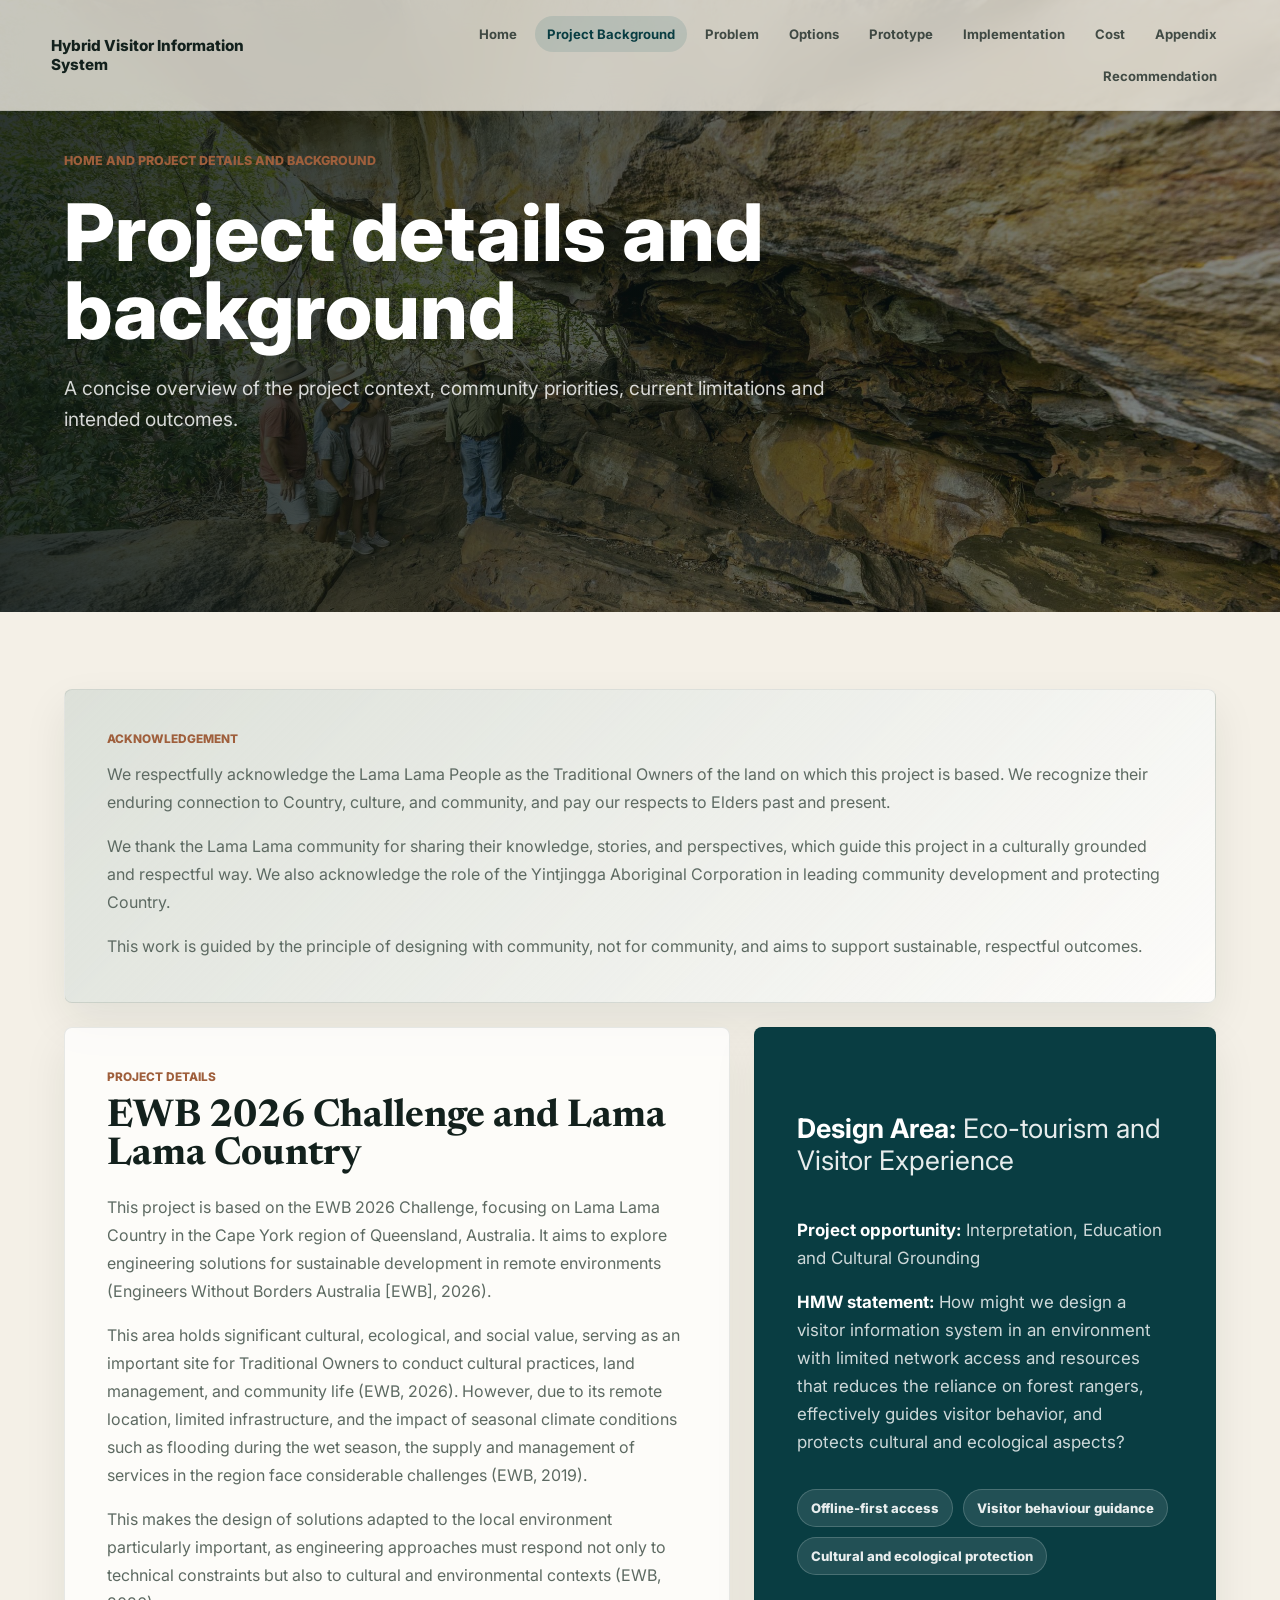
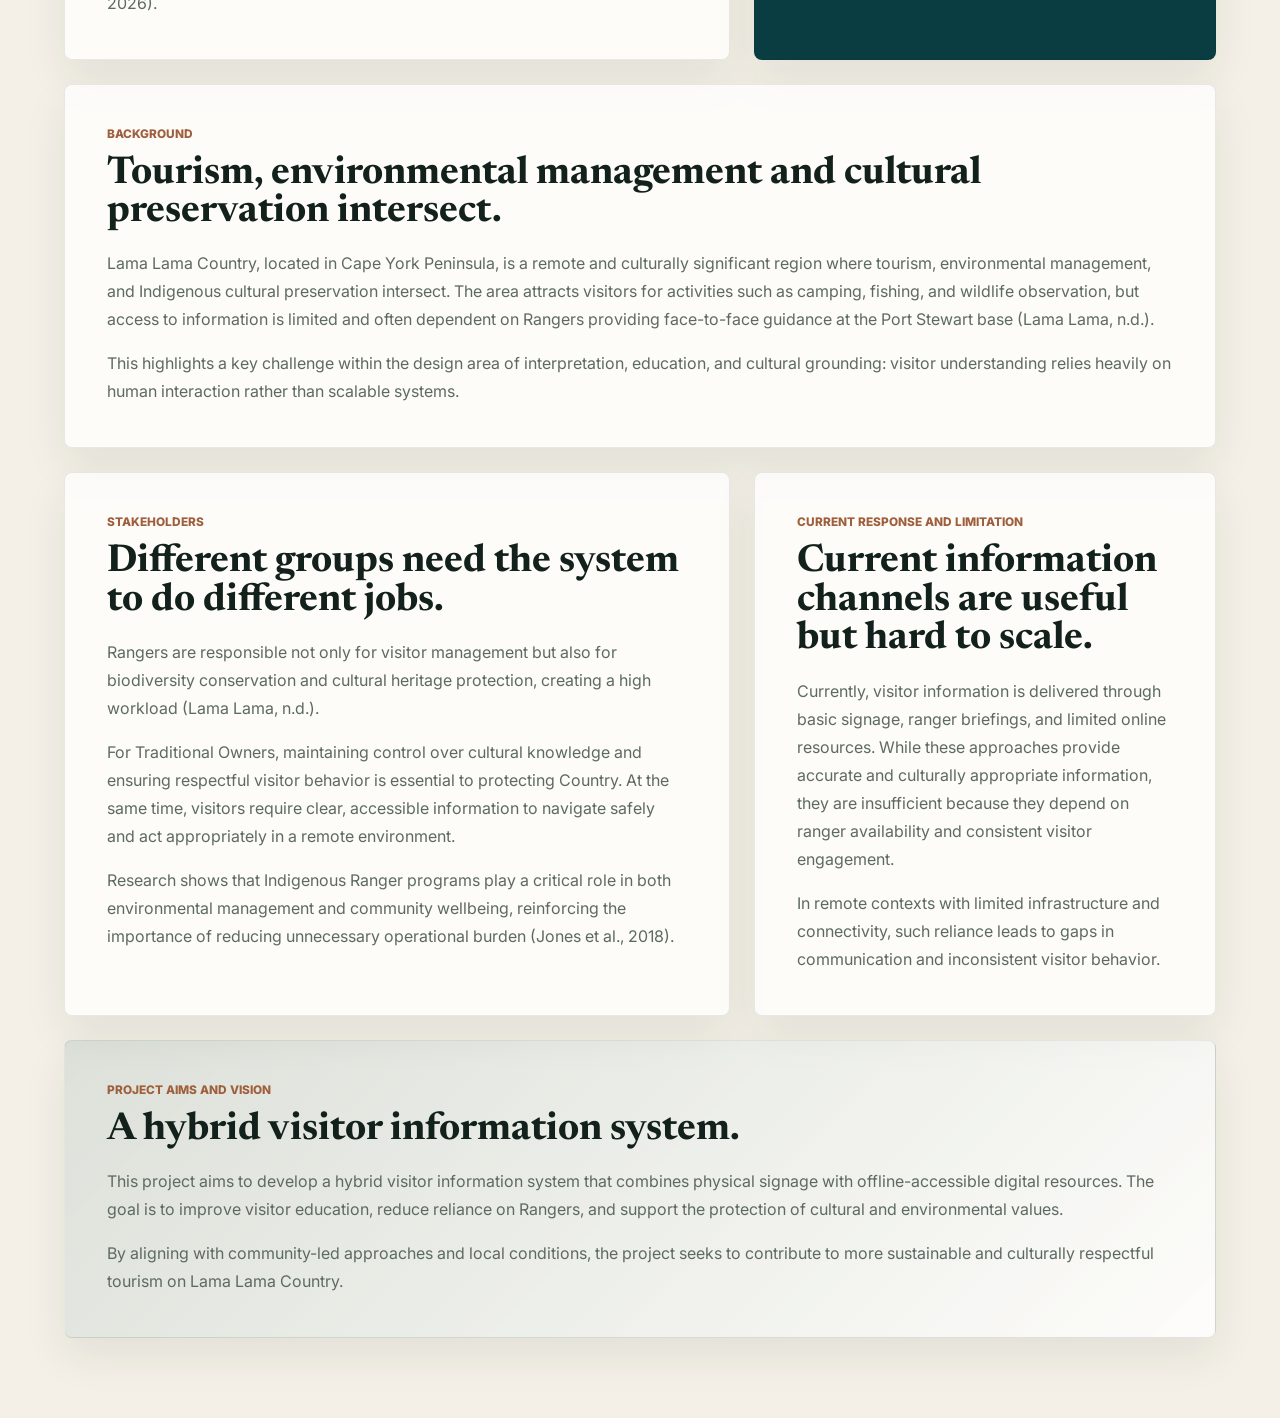
<file: New project/project-details-and-background.html>
<!doctype html>
<html lang="en">
  <head>
    <meta charset="UTF-8" />
    <meta name="viewport" content="width=device-width, initial-scale=1.0" />
    <title>Project Details and Background | Hybrid Visitor Information System</title>
    <link rel="preconnect" href="https://fonts.googleapis.com" />
    <link rel="preconnect" href="https://fonts.gstatic.com" crossorigin />
    <link
      href="https://fonts.googleapis.com/css2?family=Inter:wght@400;500;600;700;800&family=Newsreader:opsz,wght@6..72,500;6..72,700&display=swap"
      rel="stylesheet"
    />
    <link rel="stylesheet" href="styles.css" />
  </head>
  <body data-page="background">
    <header class="site-header" data-header>
      <a class="brand" href="index.html" aria-label="Hybrid Visitor Information System home">
        <span>Hybrid Visitor Information System</span>
      </a>
      <button class="nav-toggle" type="button" aria-label="Open navigation" aria-expanded="false" data-nav-toggle>
        <span></span>
        <span></span>
      </button>
      <nav class="site-nav" aria-label="Primary navigation" data-nav>
        <a href="index.html" data-page-link="home">Home</a>
        <a href="project-details-and-background.html" data-page-link="background">Project Background</a>
        <a href="problem-description-and-design-criteria.html" data-page-link="problem">Problem</a>
        <a href="design-options-and-selection-design.html" data-page-link="options">Options</a>
        <a href="prototype.html" data-page-link="prototype">Prototype</a>
        <a href="implementation-plan.html" data-page-link="implementation">Implementation</a>
        <a href="cost-analysis.html" data-page-link="cost">Cost</a>
        <a href="appendix.html" data-page-link="appendix">Appendix</a>
        <a href="recommendation.html" data-page-link="recommendation">Recommendation</a>
      </nav>
    </header>

    <main>
      <section class="page-hero" aria-labelledby="page-title">
        <p class="eyebrow">Home and project details and background</p>
        <h1 id="page-title">Project details and background</h1>
        <p>
          A concise overview of the project context, community priorities, current limitations and intended outcomes.
        </p>
      </section>

      <section class="content-page">
        <article class="content-card lead-card">
          <span>Acknowledgement</span>
          <p>
            We respectfully acknowledge the Lama Lama People as the Traditional Owners of the land on which this
            project is based. We recognize their enduring connection to Country, culture, and community, and pay our
            respects to Elders past and present.
          </p>
          <p>
            We thank the Lama Lama community for sharing their knowledge, stories, and perspectives, which guide this
            project in a culturally grounded and respectful way. We also acknowledge the role of the Yintjingga
            Aboriginal Corporation in leading community development and protecting Country.
          </p>
          <p>
            This work is guided by the principle of designing with community, not for community, and aims to support
            sustainable, respectful outcomes.
          </p>
        </article>

        <div class="content-grid">
          <article class="content-card wide-card">
            <span>Project details</span>
            <h2>EWB 2026 Challenge and Lama Lama Country</h2>
            <p>
              This project is based on the EWB 2026 Challenge, focusing on Lama Lama Country in the Cape York region
              of Queensland, Australia. It aims to explore engineering solutions for sustainable development in remote
              environments (Engineers Without Borders Australia [EWB], 2026).
            </p>
            <p>
              This area holds significant cultural, ecological, and social value, serving as an important site for
              Traditional Owners to conduct cultural practices, land management, and community life (EWB, 2026).
              However, due to its remote location, limited infrastructure, and the impact of seasonal climate
              conditions such as flooding during the wet season, the supply and management of services in the region
              face considerable challenges (EWB, 2019).
            </p>
            <p>
              This makes the design of solutions adapted to the local environment particularly important, as
              engineering approaches must respond not only to technical constraints but also to cultural and
              environmental contexts (EWB, 2026).
            </p>
          </article>

          <aside class="content-card facts-card">
            <p class="fact-line"><strong>Design Area:</strong> Eco-tourism and Visitor Experience</p>
            <p><strong>Project opportunity:</strong> Interpretation, Education and Cultural Grounding</p>
            <p>
              <strong>HMW statement:</strong> How might we design a visitor information system in an environment with
              limited network access and resources that reduces the reliance on forest rangers, effectively guides
              visitor behavior, and protects cultural and ecological aspects?
            </p>
            <div class="fact-chips" aria-label="Design focus summary">
              <span>Offline-first access</span>
              <span>Visitor behaviour guidance</span>
              <span>Cultural and ecological protection</span>
            </div>
          </aside>
        </div>

        <article class="content-card">
          <span>Background</span>
          <h2>Tourism, environmental management and cultural preservation intersect.</h2>
          <p>
            Lama Lama Country, located in Cape York Peninsula, is a remote and culturally significant region where
            tourism, environmental management, and Indigenous cultural preservation intersect. The area attracts
            visitors for activities such as camping, fishing, and wildlife observation, but access to information is
            limited and often dependent on Rangers providing face-to-face guidance at the Port Stewart base (Lama Lama,
            n.d.).
          </p>
          <p>
            This highlights a key challenge within the design area of interpretation, education, and cultural
            grounding: visitor understanding relies heavily on human interaction rather than scalable systems.
          </p>
        </article>

        <div class="content-grid">
          <article class="content-card">
            <span>Stakeholders</span>
            <h2>Different groups need the system to do different jobs.</h2>
            <p>
              Rangers are responsible not only for visitor management but also for biodiversity conservation and
              cultural heritage protection, creating a high workload (Lama Lama, n.d.).
            </p>
            <p>
              For Traditional Owners, maintaining control over cultural knowledge and ensuring respectful visitor
              behavior is essential to protecting Country. At the same time, visitors require clear, accessible
              information to navigate safely and act appropriately in a remote environment.
            </p>
            <p>
              Research shows that Indigenous Ranger programs play a critical role in both environmental management and
              community wellbeing, reinforcing the importance of reducing unnecessary operational burden (Jones et al.,
              2018).
            </p>
          </article>

          <article class="content-card">
            <span>Current response and limitation</span>
            <h2>Current information channels are useful but hard to scale.</h2>
            <p>
              Currently, visitor information is delivered through basic signage, ranger briefings, and limited online
              resources. While these approaches provide accurate and culturally appropriate information, they are
              insufficient because they depend on ranger availability and consistent visitor engagement.
            </p>
            <p>
              In remote contexts with limited infrastructure and connectivity, such reliance leads to gaps in
              communication and inconsistent visitor behavior.
            </p>
          </article>
        </div>

        <article class="content-card lead-card">
          <span>Project aims and vision</span>
          <h2>A hybrid visitor information system.</h2>
          <p>
            This project aims to develop a hybrid visitor information system that combines physical signage with
            offline-accessible digital resources. The goal is to improve visitor education, reduce reliance on Rangers,
            and support the protection of cultural and environmental values.
          </p>
          <p>
            By aligning with community-led approaches and local conditions, the project seeks to contribute to more
            sustainable and culturally respectful tourism on Lama Lama Country.
          </p>
        </article>
      </section>
    </main>

    <script src="script.js"></script>
  </body>
</html>
</file>
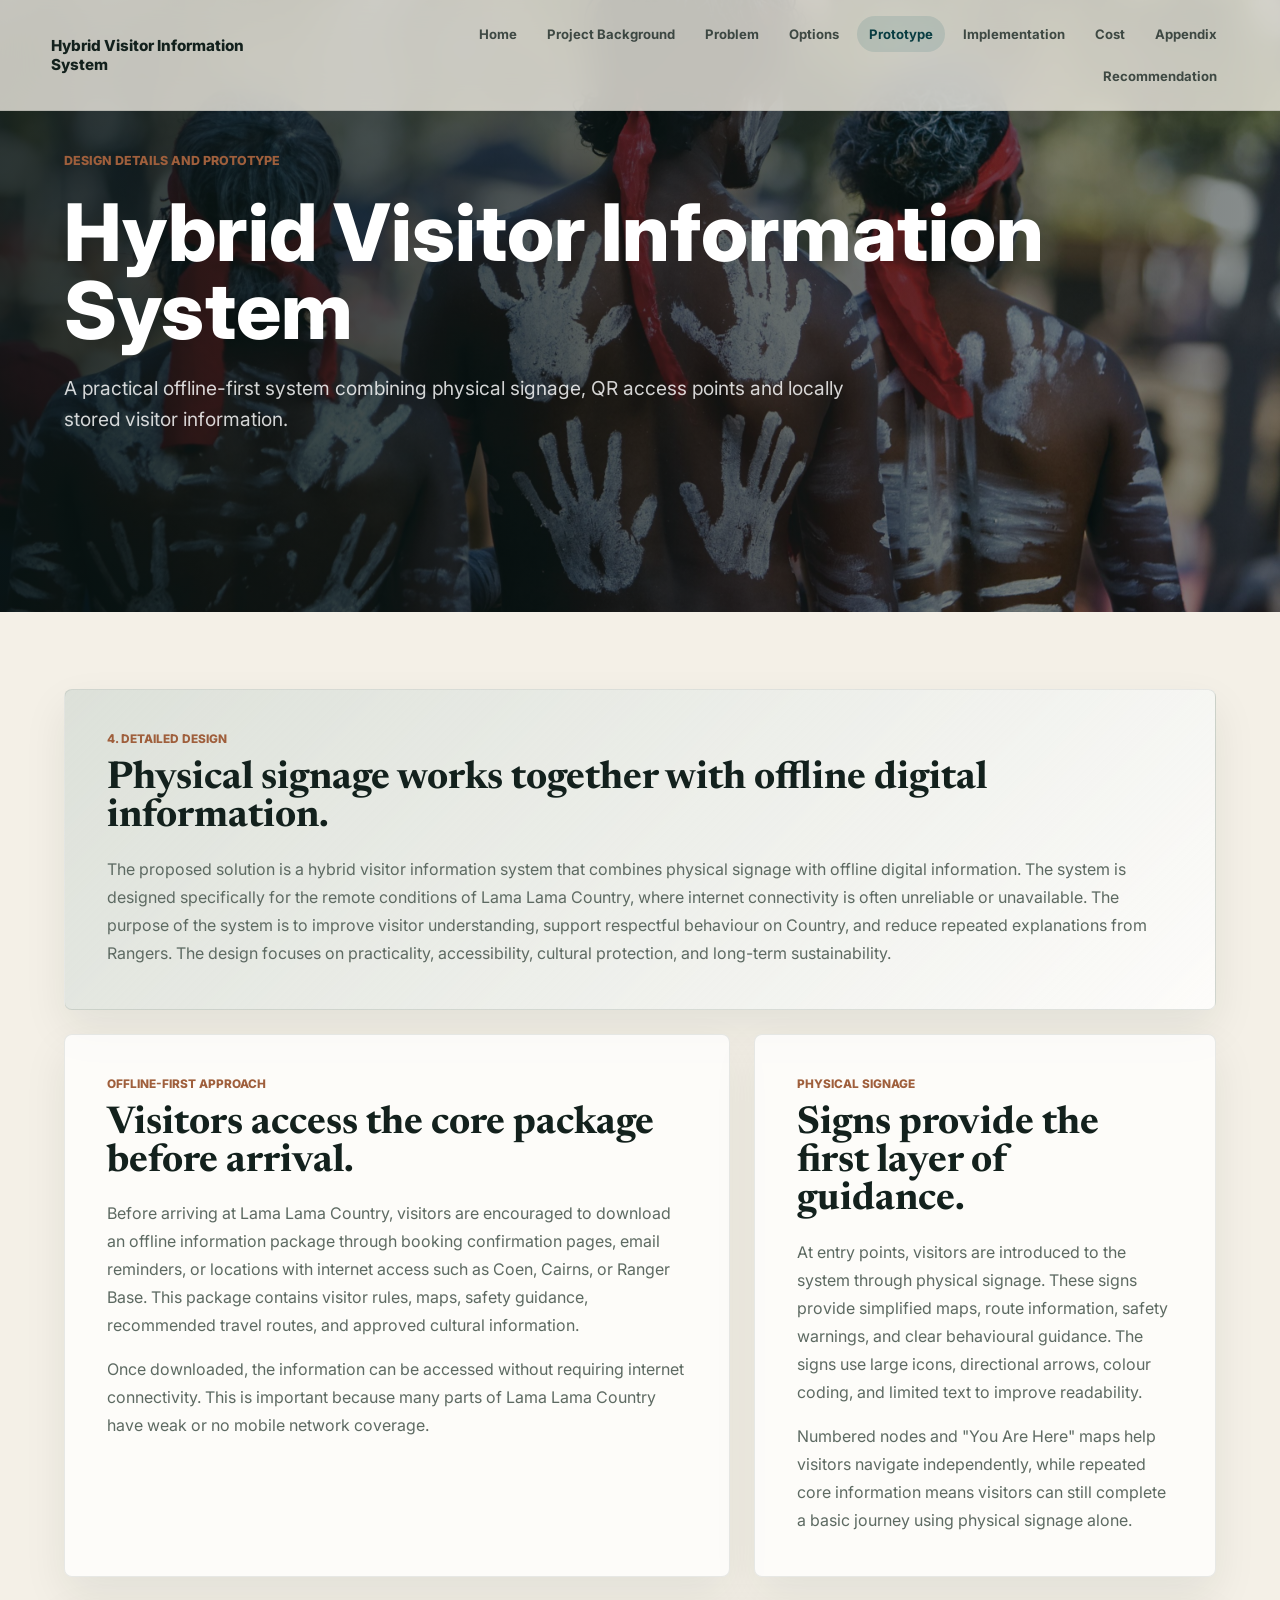
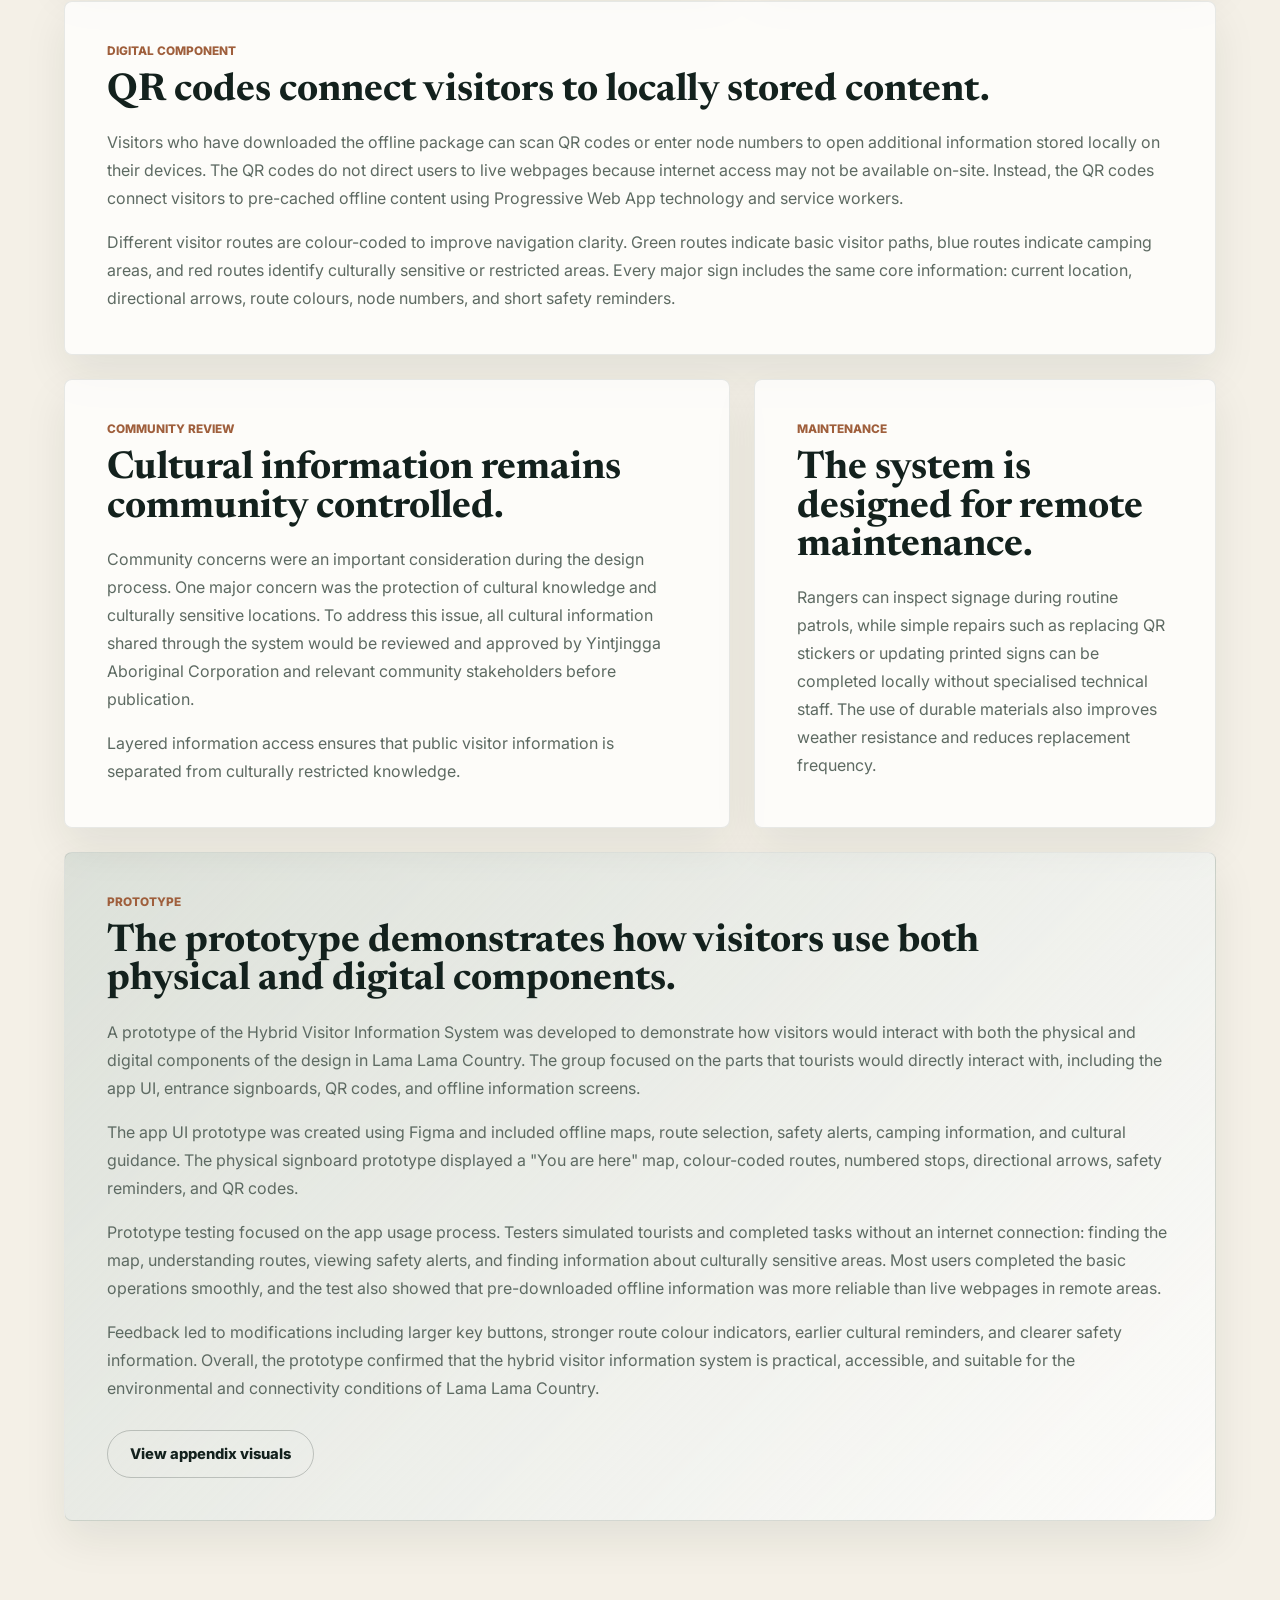
<file: New project/prototype.html>
<!doctype html>
<html lang="en">
  <head>
    <meta charset="UTF-8" />
    <meta name="viewport" content="width=device-width, initial-scale=1.0" />
    <title>Design Details and Prototype | Hybrid Visitor Information System</title>
    <link rel="preconnect" href="https://fonts.googleapis.com" />
    <link rel="preconnect" href="https://fonts.gstatic.com" crossorigin />
    <link
      href="https://fonts.googleapis.com/css2?family=Inter:wght@400;500;600;700;800&family=Newsreader:opsz,wght@6..72,500;6..72,700&display=swap"
      rel="stylesheet"
    />
    <link rel="stylesheet" href="styles.css" />
  </head>
  <body data-page="prototype">
    <header class="site-header" data-header>
      <a class="brand" href="index.html" aria-label="Hybrid Visitor Information System home">
        <span>Hybrid Visitor Information System</span>
      </a>
      <button class="nav-toggle" type="button" aria-label="Open navigation" aria-expanded="false" data-nav-toggle>
        <span></span>
        <span></span>
      </button>
      <nav class="site-nav" aria-label="Primary navigation" data-nav>
        <a href="index.html" data-page-link="home">Home</a>
        <a href="project-details-and-background.html" data-page-link="background">Project Background</a>
        <a href="problem-description-and-design-criteria.html" data-page-link="problem">Problem</a>
        <a href="design-options-and-selection-design.html" data-page-link="options">Options</a>
        <a href="prototype.html" data-page-link="prototype">Prototype</a>
        <a href="implementation-plan.html" data-page-link="implementation">Implementation</a>
        <a href="cost-analysis.html" data-page-link="cost">Cost</a>
        <a href="appendix.html" data-page-link="appendix">Appendix</a>
        <a href="recommendation.html" data-page-link="recommendation">Recommendation</a>
      </nav>
    </header>

    <main>
      <section class="page-hero" aria-labelledby="prototype-title">
        <p class="eyebrow">Design details and prototype</p>
        <h1 id="prototype-title">Hybrid Visitor Information System</h1>
        <p>
          A practical offline-first system combining physical signage, QR access points and locally stored visitor
          information.
        </p>
      </section>

      <section class="content-page">
        <article class="content-card lead-card">
          <span>4. Detailed design</span>
          <h2>Physical signage works together with offline digital information.</h2>
          <p>
            The proposed solution is a hybrid visitor information system that combines physical signage with offline
            digital information. The system is designed specifically for the remote conditions of Lama Lama Country,
            where internet connectivity is often unreliable or unavailable. The purpose of the system is to improve
            visitor understanding, support respectful behaviour on Country, and reduce repeated explanations from
            Rangers. The design focuses on practicality, accessibility, cultural protection, and long-term
            sustainability.
          </p>
        </article>

        <div class="content-grid">
          <article class="content-card">
            <span>Offline-first approach</span>
            <h2>Visitors access the core package before arrival.</h2>
            <p>
              Before arriving at Lama Lama Country, visitors are encouraged to download an offline information package
              through booking confirmation pages, email reminders, or locations with internet access such as Coen,
              Cairns, or Ranger Base. This package contains visitor rules, maps, safety guidance, recommended travel
              routes, and approved cultural information.
            </p>
            <p>
              Once downloaded, the information can be accessed without requiring internet connectivity. This is
              important because many parts of Lama Lama Country have weak or no mobile network coverage.
            </p>
          </article>
          <article class="content-card">
            <span>Physical signage</span>
            <h2>Signs provide the first layer of guidance.</h2>
            <p>
              At entry points, visitors are introduced to the system through physical signage. These signs provide
              simplified maps, route information, safety warnings, and clear behavioural guidance. The signs use large
              icons, directional arrows, colour coding, and limited text to improve readability.
            </p>
            <p>
              Numbered nodes and "You Are Here" maps help visitors navigate independently, while repeated core
              information means visitors can still complete a basic journey using physical signage alone.
            </p>
          </article>
        </div>

        <article class="content-card">
          <span>Digital component</span>
          <h2>QR codes connect visitors to locally stored content.</h2>
          <p>
            Visitors who have downloaded the offline package can scan QR codes or enter node numbers to open additional
            information stored locally on their devices. The QR codes do not direct users to live webpages because
            internet access may not be available on-site. Instead, the QR codes connect visitors to pre-cached offline
            content using Progressive Web App technology and service workers.
          </p>
          <p>
            Different visitor routes are colour-coded to improve navigation clarity. Green routes indicate basic visitor
            paths, blue routes indicate camping areas, and red routes identify culturally sensitive or restricted areas.
            Every major sign includes the same core information: current location, directional arrows, route colours,
            node numbers, and short safety reminders.
          </p>
        </article>

        <div class="content-grid">
          <article class="content-card">
            <span>Community review</span>
            <h2>Cultural information remains community controlled.</h2>
            <p>
              Community concerns were an important consideration during the design process. One major concern was the
              protection of cultural knowledge and culturally sensitive locations. To address this issue, all cultural
              information shared through the system would be reviewed and approved by Yintjingga Aboriginal Corporation
              and relevant community stakeholders before publication.
            </p>
            <p>
              Layered information access ensures that public visitor information is separated from culturally
              restricted knowledge.
            </p>
          </article>
          <article class="content-card">
            <span>Maintenance</span>
            <h2>The system is designed for remote maintenance.</h2>
            <p>
              Rangers can inspect signage during routine patrols, while simple repairs such as replacing QR stickers or
              updating printed signs can be completed locally without specialised technical staff. The use of durable
              materials also improves weather resistance and reduces replacement frequency.
            </p>
          </article>
        </div>

        <article class="content-card lead-card">
          <span>Prototype</span>
          <h2>The prototype demonstrates how visitors use both physical and digital components.</h2>
          <p>
            A prototype of the Hybrid Visitor Information System was developed to demonstrate how visitors would
            interact with both the physical and digital components of the design in Lama Lama Country. The group focused
            on the parts that tourists would directly interact with, including the app UI, entrance signboards, QR
            codes, and offline information screens.
          </p>
          <p>
            The app UI prototype was created using Figma and included offline maps, route selection, safety alerts,
            camping information, and cultural guidance. The physical signboard prototype displayed a "You are here"
            map, colour-coded routes, numbered stops, directional arrows, safety reminders, and QR codes.
          </p>
          <p>
            Prototype testing focused on the app usage process. Testers simulated tourists and completed tasks without
            an internet connection: finding the map, understanding routes, viewing safety alerts, and finding
            information about culturally sensitive areas. Most users completed the basic operations smoothly, and the
            test also showed that pre-downloaded offline information was more reliable than live webpages in remote
            areas.
          </p>
          <p>
            Feedback led to modifications including larger key buttons, stronger route colour indicators, earlier
            cultural reminders, and clearer safety information. Overall, the prototype confirmed that the hybrid visitor
            information system is practical, accessible, and suitable for the environmental and connectivity conditions
            of Lama Lama Country.
          </p>
          <div class="inline-actions">
            <a class="button secondary dark" href="appendix.html">View appendix visuals</a>
          </div>
        </article>
      </section>
    </main>

    <script src="script.js"></script>
  </body>
</html>
</file>
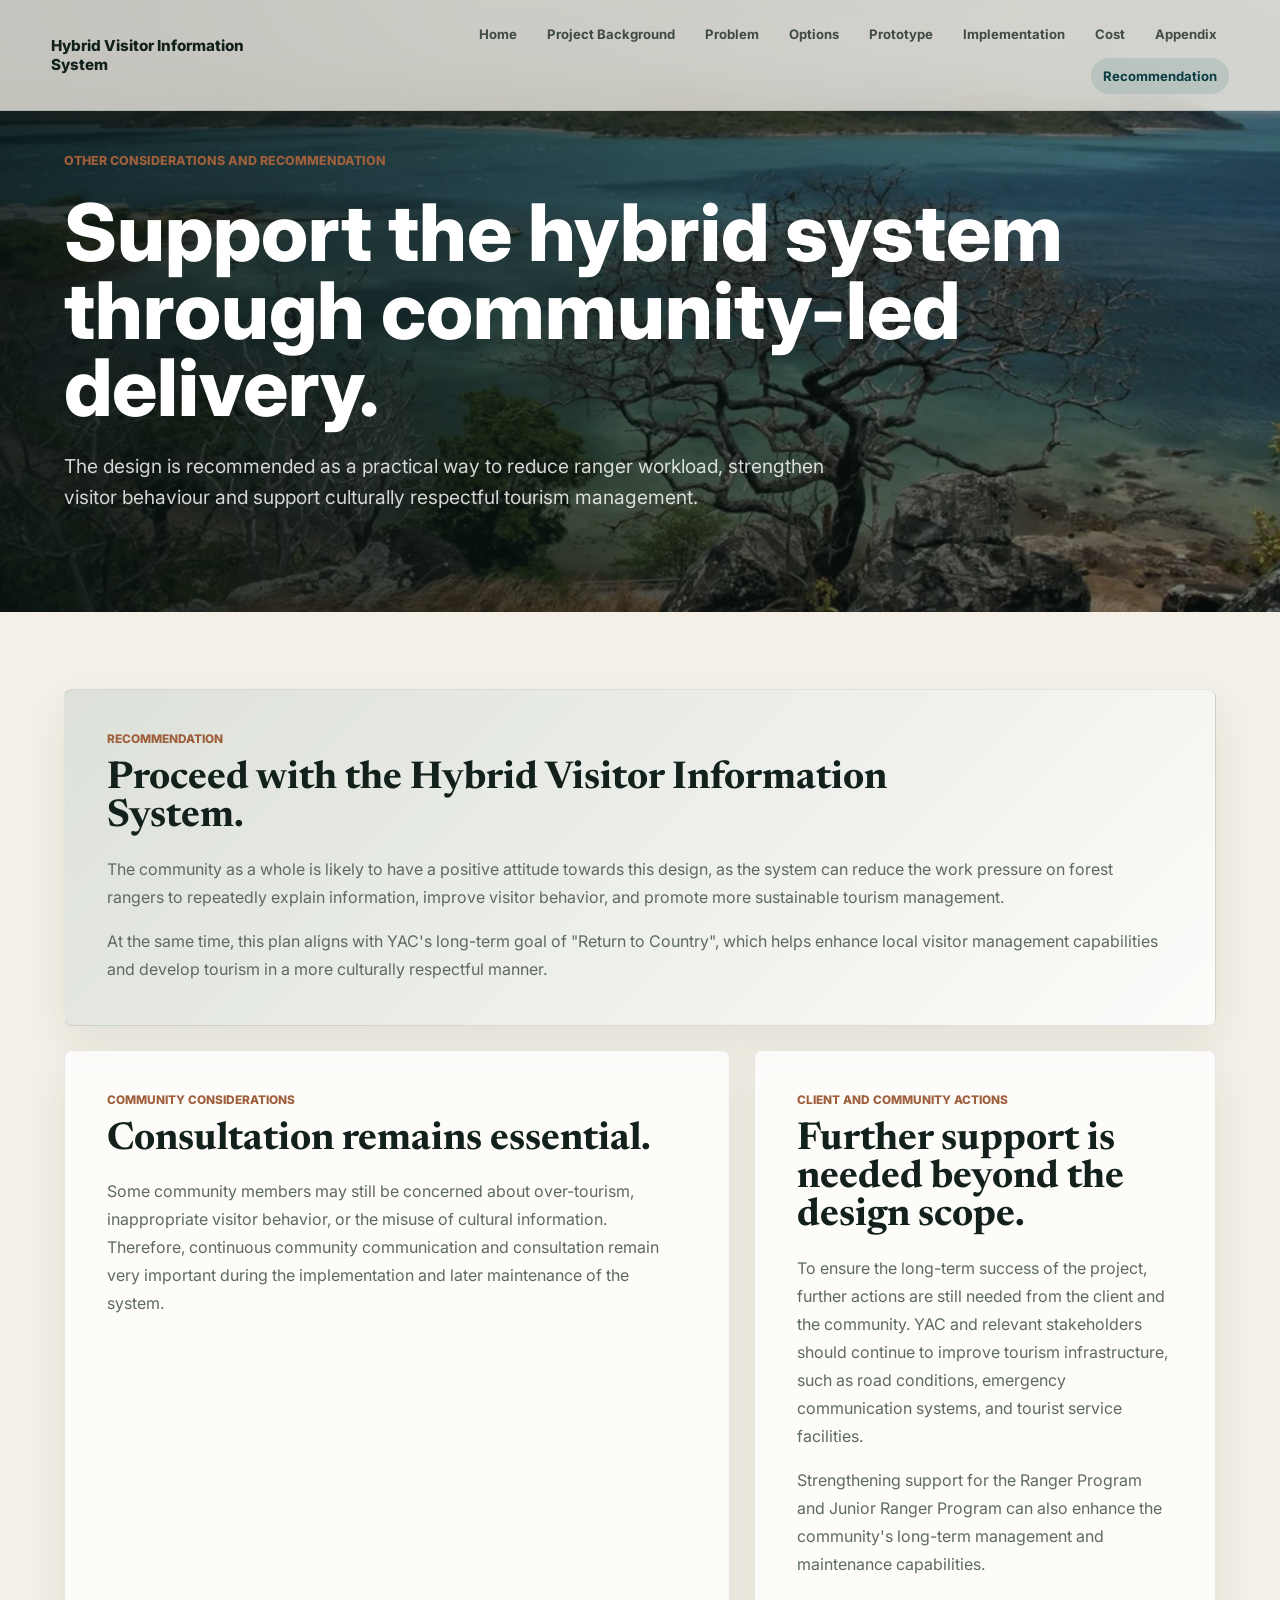
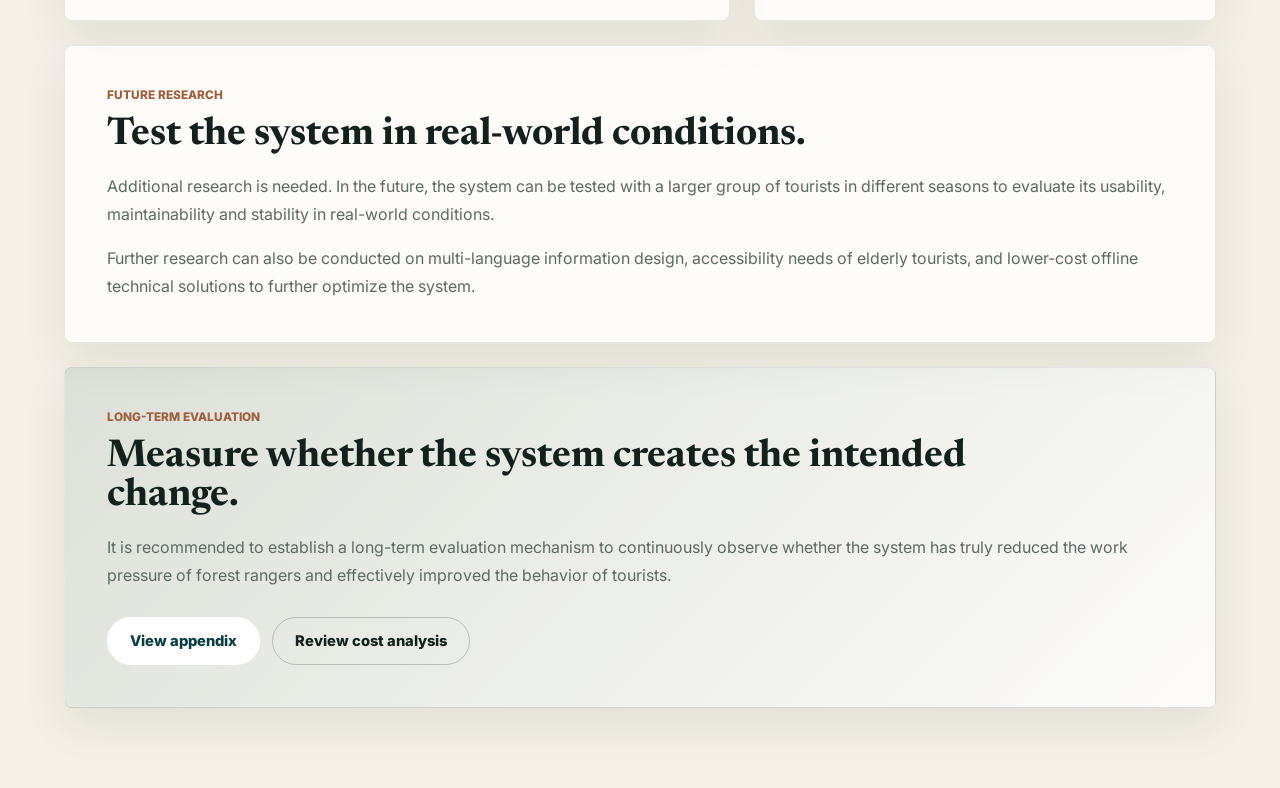
<file: New project/recommendation.html>
<!doctype html>
<html lang="en">
  <head>
    <meta charset="UTF-8" />
    <meta name="viewport" content="width=device-width, initial-scale=1.0" />
    <title>Recommendation | Hybrid Visitor Information System</title>
    <link rel="stylesheet" href="styles.css" />
  </head>
  <body data-page="recommendation">
    <header class="site-header" data-header>
      <a class="brand" href="index.html"><span>Hybrid Visitor Information System</span></a>
      <button class="nav-toggle" type="button" aria-label="Open navigation" aria-expanded="false" data-nav-toggle><span></span><span></span></button>
      <nav class="site-nav" aria-label="Primary navigation" data-nav>
        <a href="index.html" data-page-link="home">Home</a>
        <a href="project-details-and-background.html" data-page-link="background">Project Background</a>
        <a href="problem-description-and-design-criteria.html" data-page-link="problem">Problem</a>
        <a href="design-options-and-selection-design.html" data-page-link="options">Options</a>
        <a href="prototype.html" data-page-link="prototype">Prototype</a>
        <a href="implementation-plan.html" data-page-link="implementation">Implementation</a>
        <a href="cost-analysis.html" data-page-link="cost">Cost</a>
        <a href="appendix.html" data-page-link="appendix">Appendix</a>
        <a href="recommendation.html" data-page-link="recommendation">Recommendation</a>
      </nav>
    </header>

    <main>
      <section class="page-hero">
        <p class="eyebrow">Other considerations and recommendation</p>
        <h1>Support the hybrid system through community-led delivery.</h1>
        <p>
          The design is recommended as a practical way to reduce ranger workload, strengthen visitor behaviour and
          support culturally respectful tourism management.
        </p>
      </section>

      <section class="content-page">
        <article class="content-card lead-card">
          <span>Recommendation</span>
          <h2>Proceed with the Hybrid Visitor Information System.</h2>
          <p>
            The community as a whole is likely to have a positive attitude towards this design, as the system can reduce
            the work pressure on forest rangers to repeatedly explain information, improve visitor behavior, and promote
            more sustainable tourism management.
          </p>
          <p>
            At the same time, this plan aligns with YAC's long-term goal of "Return to Country", which helps enhance
            local visitor management capabilities and develop tourism in a more culturally respectful manner.
          </p>
        </article>

        <div class="content-grid">
          <article class="content-card">
            <span>Community considerations</span>
            <h2>Consultation remains essential.</h2>
            <p>
              Some community members may still be concerned about over-tourism, inappropriate visitor behavior, or the
              misuse of cultural information. Therefore, continuous community communication and consultation remain very
              important during the implementation and later maintenance of the system.
            </p>
          </article>

          <article class="content-card">
            <span>Client and community actions</span>
            <h2>Further support is needed beyond the design scope.</h2>
            <p>
              To ensure the long-term success of the project, further actions are still needed from the client and the
              community. YAC and relevant stakeholders should continue to improve tourism infrastructure, such as road
              conditions, emergency communication systems, and tourist service facilities.
            </p>
            <p>
              Strengthening support for the Ranger Program and Junior Ranger Program can also enhance the community's
              long-term management and maintenance capabilities.
            </p>
          </article>
        </div>

        <article class="content-card">
          <span>Future research</span>
          <h2>Test the system in real-world conditions.</h2>
          <p>
            Additional research is needed. In the future, the system can be tested with a larger group of tourists in
            different seasons to evaluate its usability, maintainability and stability in real-world conditions.
          </p>
          <p>
            Further research can also be conducted on multi-language information design, accessibility needs of elderly
            tourists, and lower-cost offline technical solutions to further optimize the system.
          </p>
        </article>

        <article class="content-card lead-card">
          <span>Long-term evaluation</span>
          <h2>Measure whether the system creates the intended change.</h2>
          <p>
            It is recommended to establish a long-term evaluation mechanism to continuously observe whether the system
            has truly reduced the work pressure of forest rangers and effectively improved the behavior of tourists.
          </p>
          <div class="inline-actions">
            <a class="button primary" href="appendix.html">View appendix</a>
            <a class="button secondary dark" href="cost-analysis.html">Review cost analysis</a>
          </div>
        </article>
      </section>
    </main>

    <script src="script.js"></script>
  </body>
</html>
</file>
<file: New project/styles.css>
@import url("https://fonts.googleapis.com/css2?family=Inter:wght@400;500;600;700;800&family=Newsreader:opsz,wght@6..72,500;6..72,700&display=swap");

:root {
  color-scheme: light;
  --ink: #13211d;
  --muted: #5d6a62;
  --paper: #f4f0e7;
  --paper-2: #e7eee8;
  --sand: #d7c5a2;
  --clay: #9f5f3c;
  --teal: #0f5d62;
  --teal-dark: #093d42;
  --leaf: #566f48;
  --white: #ffffff;
  --shadow: 0 24px 70px rgba(19, 33, 29, 0.18);
  --radius: 8px;
}

* {
  box-sizing: border-box;
}

html {
  scroll-behavior: smooth;
}

.page-hero {
  background:
    linear-gradient(90deg, rgba(8, 19, 18, 0.86), rgba(8, 19, 18, 0.48)),
    var(--page-hero-image, url("assets/hero-country.png"));
  background-position: center;
  background-size: cover;
  color: var(--white);
  min-height: 68svh;
  padding: 150px clamp(20px, 5vw, 76px) 76px;
}

body[data-page="background"] {
  --page-hero-image: url("assets/page-heroes/background-rock-art.jpeg");
}

body[data-page="problem"] {
  --page-hero-image: url("assets/page-heroes/problem-red-road.jpg");
}

body[data-page="options"] {
  --page-hero-image: url("assets/page-heroes/options-river-aerial.jpg");
}

body[data-page="prototype"] {
  --page-hero-image: url("assets/page-heroes/prototype-cultural.jpeg");
}

body[data-page="implementation"] {
  --page-hero-image: url("assets/page-heroes/implementation-coast.jpeg");
}

body[data-page="cost"] {
  --page-hero-image: url("assets/page-heroes/cost-coast-aerial.jpeg");
}

body[data-page="appendix"] {
  --page-hero-image: url("assets/page-heroes/appendix-cultural.jpeg");
}

body[data-page="recommendation"] {
  --page-hero-image: url("assets/page-heroes/recommendation-creek.jpg");
}

.page-hero h1 {
  font-family: "Inter", system-ui, -apple-system, BlinkMacSystemFont, "Segoe UI", sans-serif;
  font-size: clamp(2.8rem, 6.2vw, 6.25rem);
  font-weight: 800;
  line-height: 0.98;
  max-width: 1000px;
}

.page-hero p:not(.eyebrow) {
  color: rgba(255, 255, 255, 0.82);
  font-size: clamp(1.08rem, 1.5vw, 1.35rem);
  line-height: 1.6;
  margin-top: 24px;
  max-width: 780px;
}

.content-page {
  background: var(--paper);
  display: grid;
  gap: 24px;
  padding: clamp(36px, 6vw, 84px) clamp(20px, 5vw, 76px) 80px;
}

.content-grid {
  display: grid;
  gap: 24px;
  grid-template-columns: minmax(0, 1.18fr) minmax(300px, 0.82fr);
}

.content-card,
.page-card {
  background: rgba(255, 255, 255, 0.76);
  border: 1px solid rgba(19, 33, 29, 0.09);
  border-radius: var(--radius);
  box-shadow: 0 18px 44px rgba(19, 33, 29, 0.08);
  padding: clamp(24px, 4vw, 42px);
}

.content-card span,
.page-card span {
  color: var(--clay);
  display: block;
  font-size: 0.74rem;
  font-weight: 800;
  margin-bottom: 14px;
  text-transform: uppercase;
}

.content-card h2 {
  font-size: clamp(2rem, 3vw, 3.3rem);
  line-height: 1;
  margin-bottom: 18px;
  max-width: 900px;
}

.content-card h3,
.page-card h3 {
  font-size: clamp(1.2rem, 1.7vw, 1.55rem);
}

.content-card p + p {
  margin-top: 16px;
}

.lead-card {
  background: linear-gradient(135deg, rgba(15, 93, 98, 0.1), rgba(255, 255, 255, 0.78));
}

.wide-card {
  min-height: 100%;
}

.facts-card {
  background: var(--teal-dark);
  color: var(--white);
  display: flex;
  flex-direction: column;
  justify-content: center;
  min-height: 100%;
}

.facts-card p,
.facts-card span {
  color: rgba(255, 255, 255, 0.8);
}

.facts-card strong {
  color: var(--white);
}

.facts-card .fact-line {
  color: rgba(255, 255, 255, 0.9);
  font-size: clamp(1.45rem, 2.1vw, 2.2rem);
  line-height: 1.22;
  margin-bottom: 24px;
}

.facts-card p {
  font-size: clamp(1.06rem, 1.28vw, 1.24rem);
  line-height: 1.65;
}

.fact-chips {
  display: flex;
  flex-wrap: wrap;
  gap: 10px;
  margin-top: 32px;
}

.fact-chips span {
  background: rgba(255, 255, 255, 0.1);
  border: 1px solid rgba(255, 255, 255, 0.18);
  border-radius: 999px;
  color: rgba(255, 255, 255, 0.9);
  font-size: 0.82rem;
  font-weight: 800;
  margin: 0;
  padding: 10px 13px;
  text-transform: none;
}

.references-card {
  background: #fffaf0;
}

.reference-list {
  color: var(--muted);
  display: grid;
  gap: 14px;
  line-height: 1.58;
  margin: 0;
  padding-left: 20px;
  overflow-wrap: anywhere;
}

.page-card-grid {
  display: grid;
  gap: 18px;
  grid-template-columns: repeat(3, minmax(0, 1fr));
  margin-top: clamp(36px, 6vw, 76px);
}

.page-card {
  display: block;
  min-height: 250px;
  transition: transform 180ms ease, box-shadow 180ms ease, border 180ms ease;
}

.page-card:hover {
  border-color: rgba(15, 93, 98, 0.24);
  box-shadow: 0 24px 60px rgba(19, 33, 29, 0.14);
  transform: translateY(-4px);
}

.page-card p {
  font-size: 0.95rem;
  line-height: 1.62;
  margin-top: 14px;
}

.page-grid {
  margin-top: 0;
}

.option-page-list {
  max-width: none;
}

.option-page-list article {
  min-height: clamp(330px, 28vw, 430px);
  padding: clamp(30px, 4vw, 54px);
}

.option-page-list h3 {
  font-size: clamp(2.2rem, 3.8vw, 4rem);
  line-height: 1.05;
  max-width: 1040px;
}

.option-page-list p {
  font-size: clamp(1.28rem, 1.65vw, 1.58rem);
  line-height: 1.78;
  max-width: 1320px;
  margin-top: 22px;
}

.option-page-list span {
  font-size: 0.95rem;
  margin-bottom: 22px;
}

.timeline-page {
  max-width: 980px;
}

.media-gallery {
  display: grid;
  gap: 28px;
  margin-top: 12px;
}

.media-gallery h2 {
  font-size: clamp(2rem, 3vw, 3.4rem);
}

.media-gallery figure {
  background: rgba(255, 255, 255, 0.82);
  border: 1px solid rgba(19, 33, 29, 0.09);
  border-radius: var(--radius);
  box-shadow: 0 18px 44px rgba(19, 33, 29, 0.08);
  margin: 0;
  padding: clamp(18px, 3vw, 32px);
}

.media-gallery img {
  border-radius: var(--radius);
  display: block;
  height: auto;
  width: 100%;
}

.media-gallery video {
  background: #081312;
  border-radius: var(--radius);
  display: block;
  width: 100%;
}

.media-gallery figcaption {
  color: var(--muted);
  font-size: 0.92rem;
  line-height: 1.5;
  margin-top: 14px;
}

.qr-figure {
  max-width: 520px;
}

.testing-media-row {
  align-items: start;
  display: grid;
  gap: 24px;
  grid-template-columns: minmax(260px, 0.72fr) minmax(280px, 0.52fr);
}

.testing-media-row figure {
  height: 100%;
}

.video-figure video {
  aspect-ratio: 9 / 16;
  max-height: 760px;
  object-fit: contain;
}

.landscape-feature {
  background: rgba(255, 255, 255, 0.78);
  border: 1px solid rgba(19, 33, 29, 0.09);
  border-radius: var(--radius);
  box-shadow: 0 18px 44px rgba(19, 33, 29, 0.08);
  margin: 12px 0 0;
  overflow: hidden;
}

.landscape-feature img {
  aspect-ratio: 16 / 7;
  display: block;
  height: auto;
  object-fit: cover;
  width: 100%;
}

.landscape-feature figcaption {
  color: var(--muted);
  font-size: 0.95rem;
  line-height: 1.55;
  margin: 0;
  padding: 16px clamp(18px, 3vw, 28px) 20px;
}

body {
  margin: 0;
  min-width: 320px;
  color: var(--ink);
  background: var(--paper);
  font-family: "Inter", system-ui, -apple-system, BlinkMacSystemFont, "Segoe UI", sans-serif;
  letter-spacing: 0;
}

body.nav-open {
  overflow: hidden;
}

a {
  color: inherit;
  text-decoration: none;
}

p {
  color: var(--muted);
  font-size: clamp(1rem, 1.2vw, 1.13rem);
  line-height: 1.75;
  margin: 0;
}

h1,
h2,
h3 {
  margin: 0;
  letter-spacing: 0;
}

h1,
h2 {
  font-family: "Newsreader", Georgia, serif;
}

h1 {
  color: var(--white);
  font-size: clamp(4rem, 9vw, 9.5rem);
  line-height: 0.88;
  max-width: 980px;
}

h2 {
  font-size: clamp(2.45rem, 5vw, 6rem);
  line-height: 0.96;
  max-width: 1050px;
}

h3 {
  font-size: 1.1rem;
  line-height: 1.25;
}

.site-header {
  align-items: center;
  backdrop-filter: blur(18px);
  background: rgba(244, 240, 231, 0.78);
  border-bottom: 1px solid rgba(19, 33, 29, 0.1);
  display: flex;
  gap: 24px;
  justify-content: space-between;
  left: 0;
  min-height: 76px;
  padding: 16px clamp(20px, 4vw, 56px);
  position: fixed;
  right: 0;
  top: 0;
  transition: background 180ms ease, box-shadow 180ms ease;
  z-index: 20;
}

.site-header.is-scrolled {
  background: rgba(244, 240, 231, 0.93);
  box-shadow: 0 10px 35px rgba(19, 33, 29, 0.1);
}

.brand {
  align-items: center;
  display: inline-flex;
  gap: 12px;
  font-size: 0.95rem;
  font-weight: 800;
}

.brand-mark {
  align-items: center;
  background: var(--teal-dark);
  border-radius: 50%;
  color: var(--white);
  display: inline-flex;
  font-size: 0.78rem;
  height: 42px;
  justify-content: center;
  width: 42px;
}

.site-nav {
  align-items: center;
  display: flex;
  flex-wrap: wrap;
  gap: 6px;
  justify-content: flex-end;
}

.site-nav a {
  border-radius: 999px;
  color: rgba(19, 33, 29, 0.76);
  font-size: 0.82rem;
  font-weight: 700;
  padding: 10px 12px;
  transition: background 160ms ease, color 160ms ease;
}

.site-nav a:hover,
.site-nav a.is-active {
  background: rgba(15, 93, 98, 0.12);
  color: var(--teal-dark);
}

.nav-toggle {
  background: transparent;
  border: 0;
  display: none;
  height: 42px;
  padding: 0;
  width: 42px;
}

.nav-toggle span {
  background: var(--ink);
  display: block;
  height: 2px;
  margin: 7px auto;
  width: 24px;
}

main {
  overflow: hidden;
}

.section-panel {
  min-height: 100svh;
  padding: 120px clamp(20px, 5vw, 76px) 72px;
  position: relative;
}

.hero {
  align-items: flex-end;
  display: grid;
  isolation: isolate;
  min-height: 100svh;
  overflow: hidden;
  padding-top: 140px;
}

.hero-media {
  background-image: url("assets/hero-country.png");
  background-position: center;
  background-size: cover;
  inset: 0;
  position: absolute;
  transform: scale(1.02);
  z-index: -3;
}

.hero-overlay {
  background:
    linear-gradient(90deg, rgba(8, 19, 18, 0.82) 0%, rgba(8, 19, 18, 0.55) 42%, rgba(8, 19, 18, 0.08) 100%),
    linear-gradient(180deg, rgba(8, 19, 18, 0.28), rgba(8, 19, 18, 0.74));
  inset: 0;
  position: absolute;
  z-index: -2;
}

.hero-content {
  max-width: 1040px;
  padding-bottom: clamp(56px, 8vw, 116px);
}

.eyebrow,
.section-kicker {
  color: var(--clay);
  font-size: 0.78rem;
  font-weight: 800;
  letter-spacing: 0;
  margin-bottom: 22px;
  text-transform: uppercase;
}

.hero .eyebrow {
  color: #f3d9a5;
}

.hero-copy {
  color: rgba(255, 255, 255, 0.84);
  font-size: clamp(1.08rem, 1.5vw, 1.35rem);
  line-height: 1.6;
  margin-top: 26px;
  max-width: 740px;
}

.hero-actions,
.recommendation-actions {
  display: flex;
  flex-wrap: wrap;
  gap: 12px;
  margin-top: 34px;
}

.button {
  align-items: center;
  border: 1px solid transparent;
  border-radius: 999px;
  display: inline-flex;
  font-size: 0.92rem;
  font-weight: 800;
  justify-content: center;
  min-height: 48px;
  padding: 0 22px;
  transition: background 170ms ease, border 170ms ease, color 170ms ease, transform 170ms ease;
}

.button:hover {
  transform: translateY(-2px);
}

.button.primary {
  background: var(--white);
  color: var(--teal-dark);
}

.button.secondary {
  border-color: rgba(255, 255, 255, 0.42);
  color: var(--white);
}

.button.secondary.dark {
  border-color: rgba(19, 33, 29, 0.22);
  color: var(--ink);
}

.hero-card {
  background: rgba(244, 240, 231, 0.88);
  border: 1px solid rgba(255, 255, 255, 0.4);
  border-radius: var(--radius);
  bottom: 42px;
  box-shadow: var(--shadow);
  color: var(--ink);
  max-width: 340px;
  padding: 22px;
  position: absolute;
  right: clamp(20px, 5vw, 76px);
}

.hero-card span,
.option-list span,
.cost-grid span,
.timeline span,
.metric-grid span {
  color: var(--clay);
  display: block;
  font-size: 0.72rem;
  font-weight: 800;
  margin-bottom: 10px;
  text-transform: uppercase;
}

.hero-card strong {
  display: block;
  font-size: 1.03rem;
  line-height: 1.45;
}

.intro-section,
.prototype-section,
.recommendation-section {
  background: var(--paper);
}

.split-layout,
.prototype-layout,
.timeline-layout {
  align-items: center;
  display: grid;
  gap: clamp(36px, 6vw, 80px);
  grid-template-columns: minmax(0, 0.92fr) minmax(320px, 1.08fr);
}

.align-start {
  align-items: start;
}

.split-layout > div:first-child p,
.stacked-heading p,
.prototype-layout > div:first-child p,
.timeline-layout > div:first-child p,
.recommendation-card p {
  margin-top: 22px;
  max-width: 760px;
}

.metric-grid {
  display: grid;
  gap: 16px;
  grid-template-columns: repeat(3, minmax(0, 1fr));
}

.metric-grid article,
.feature-card,
.option-list article,
.cost-grid article {
  background: rgba(255, 255, 255, 0.72);
  border: 1px solid rgba(19, 33, 29, 0.09);
  border-radius: var(--radius);
  padding: 24px;
}

.metric-grid article {
  min-height: 252px;
}

.metric-grid p,
.feature-card p,
.option-list p,
.cost-grid p,
.timeline p {
  font-size: 0.95rem;
  line-height: 1.62;
  margin-top: 12px;
}

.stacked-heading {
  max-width: 1100px;
}

.criteria-grid {
  display: grid;
  gap: 18px;
  grid-template-columns: repeat(4, minmax(0, 1fr));
  margin-top: clamp(40px, 6vw, 86px);
}

.feature-card {
  min-height: 280px;
}

.wide-criterion {
  align-items: center;
  display: grid;
  gap: 18px 32px;
  grid-column: 1 / -1;
  grid-template-columns: 74px minmax(260px, 0.36fr) minmax(0, 1fr) minmax(0, 1fr);
  min-height: 220px;
}

.wide-criterion .icon {
  margin-bottom: 0;
}

.wide-criterion h3 {
  font-size: clamp(1.65rem, 2.6vw, 2.6rem);
}

.wide-criterion p {
  font-size: clamp(1.05rem, 1.28vw, 1.25rem);
  margin-top: 0;
}

.icon {
  align-items: center;
  background: var(--teal);
  border-radius: 50%;
  color: var(--white);
  display: inline-flex;
  font-size: 0.86rem;
  font-weight: 800;
  height: 42px;
  justify-content: center;
  margin-bottom: 26px;
  width: 42px;
}

.options-section,
.cost-section {
  background:
    linear-gradient(135deg, rgba(15, 93, 98, 0.13), rgba(159, 95, 60, 0.08)),
    var(--paper-2);
}

.option-list {
  display: grid;
  gap: 16px;
}

.option-list article:nth-child(3) {
  background: var(--teal-dark);
  color: var(--white);
}

.option-list article:nth-child(3) p {
  color: rgba(255, 255, 255, 0.76);
}

.prototype-layout {
  grid-template-columns: minmax(0, 0.9fr) minmax(280px, 0.74fr);
}

.detail-list {
  color: var(--muted);
  display: grid;
  gap: 13px;
  line-height: 1.6;
  margin: 28px 0 0;
  padding-left: 20px;
}

.compact-list {
  margin-top: 0;
}

.inline-actions {
  display: flex;
  flex-wrap: wrap;
  gap: 12px;
  margin-top: 28px;
}

.table-wrap {
  overflow-x: auto;
  width: 100%;
}

.cost-table {
  border-collapse: collapse;
  color: var(--ink);
  font-size: 0.92rem;
  min-width: 860px;
  width: 100%;
}

.cost-table th,
.cost-table td {
  border-bottom: 1px solid rgba(19, 33, 29, 0.12);
  padding: 14px 12px;
  text-align: left;
  vertical-align: top;
}

.cost-table th {
  background: rgba(15, 93, 98, 0.1);
  color: var(--teal-dark);
  font-size: 0.78rem;
  text-transform: uppercase;
}

.cost-table td:first-child,
.cost-table th:first-child {
  text-align: center;
  width: 52px;
}

.cost-table .subtotal td {
  background: rgba(215, 197, 162, 0.24);
  font-weight: 800;
}

.cost-table .grand-total td {
  background: var(--teal-dark);
  color: var(--white);
  font-weight: 800;
}

.device-frame {
  background: #0e2526;
  border: 10px solid #13211d;
  border-radius: 34px;
  box-shadow: var(--shadow);
  justify-self: center;
  max-width: 390px;
  min-height: 620px;
  overflow: hidden;
  padding: 22px;
  width: min(100%, 390px);
}

.device-top {
  background: rgba(255, 255, 255, 0.18);
  border-radius: 999px;
  height: 10px;
  margin: 0 auto 22px;
  width: 82px;
}

.device-hero {
  background-image:
    linear-gradient(180deg, rgba(15, 93, 98, 0.18), rgba(12, 29, 28, 0.85)),
    url("assets/hero-country.png");
  background-position: center;
  background-size: cover;
  border-radius: 22px;
  height: 220px;
}

.device-lines {
  display: grid;
  gap: 12px;
  margin-top: 28px;
}

.device-lines span,
.device-cards span {
  background: rgba(255, 255, 255, 0.18);
  border-radius: 999px;
  display: block;
  height: 14px;
}

.device-lines span:nth-child(2) {
  width: 84%;
}

.device-lines span:nth-child(3) {
  width: 62%;
}

.device-cards {
  display: grid;
  gap: 14px;
  grid-template-columns: 1fr 1fr;
  margin-top: 32px;
}

.device-cards span {
  border-radius: var(--radius);
  height: 120px;
}

.timeline-layout {
  grid-template-columns: minmax(0, 0.86fr) minmax(320px, 1fr);
}

.timeline {
  counter-reset: step;
  display: grid;
  gap: 18px;
  list-style: none;
  margin: 0;
  padding: 0;
}

.timeline li {
  background: rgba(255, 255, 255, 0.72);
  border: 1px solid rgba(19, 33, 29, 0.09);
  border-radius: var(--radius);
  padding: 24px;
  position: relative;
}

.cost-grid {
  display: grid;
  gap: 18px;
  grid-template-columns: repeat(3, minmax(0, 1fr));
  margin-top: clamp(36px, 6vw, 76px);
}

.cost-grid article {
  min-height: 240px;
}

.recommendation-card {
  align-items: end;
  background:
    linear-gradient(110deg, rgba(9, 61, 66, 0.97), rgba(15, 93, 98, 0.86)),
    var(--teal-dark);
  border-radius: var(--radius);
  color: var(--white);
  display: grid;
  gap: 28px;
  grid-template-columns: 1fr auto;
  padding: clamp(28px, 5vw, 64px);
}

.recommendation-card h2,
.recommendation-card p {
  color: var(--white);
}

.recommendation-card p {
  color: rgba(255, 255, 255, 0.78);
}

.site-footer {
  margin-top: 34px;
  max-width: 920px;
}

.site-footer p {
  font-size: 0.9rem;
}

@media (max-width: 1080px) {
  .site-header {
    min-height: 70px;
  }

  .brand span:last-child {
    max-width: 220px;
  }

  .site-nav {
    gap: 2px;
  }

  .site-nav a {
    font-size: 0.76rem;
    padding: 9px 8px;
  }

  .criteria-grid,
  .metric-grid,
  .cost-grid,
  .page-card-grid {
    grid-template-columns: repeat(2, minmax(0, 1fr));
  }

  .wide-criterion {
    grid-template-columns: 64px 1fr;
  }

  .wide-criterion p {
    grid-column: 1 / -1;
  }

  .split-layout,
  .prototype-layout,
  .timeline-layout,
  .content-grid {
    grid-template-columns: 1fr;
  }

  .hero-card {
    position: static;
    margin: -42px clamp(20px, 5vw, 76px) 54px auto;
    max-width: 430px;
  }
}

@media (max-width: 760px) {
  .site-header {
    padding: 13px 18px;
  }

  .brand {
    font-size: 0.86rem;
  }

  .brand-mark {
    height: 38px;
    width: 38px;
  }

  .nav-toggle {
    display: block;
  }

  .site-nav {
    align-items: stretch;
    background: rgba(244, 240, 231, 0.98);
    border-top: 1px solid rgba(19, 33, 29, 0.1);
    display: none;
    flex-direction: column;
    left: 0;
    padding: 16px 18px 24px;
    position: absolute;
    right: 0;
    top: 68px;
  }

  body.nav-open .site-nav {
    display: flex;
  }

  .site-nav a {
    font-size: 0.96rem;
    padding: 14px 10px;
  }

  .section-panel {
    min-height: auto;
    padding: 104px 20px 56px;
  }

  .hero {
    min-height: 100svh;
  }

  h1 {
    font-size: clamp(3.5rem, 18vw, 5.5rem);
  }

  h2 {
    font-size: clamp(2.35rem, 11vw, 3.6rem);
  }

  .hero-content {
    padding-bottom: 44px;
  }

  .hero-copy {
    font-size: 1.03rem;
  }

  .hero-card {
    margin: 0 0 30px;
    max-width: none;
  }

  .criteria-grid,
  .metric-grid,
  .cost-grid,
  .page-card-grid {
    grid-template-columns: 1fr;
  }

  .wide-criterion {
    display: block;
  }

  .wide-criterion .icon {
    margin-bottom: 26px;
  }

  .wide-criterion p {
    margin-top: 12px;
  }

  .page-hero {
    min-height: 64svh;
    padding: 118px 20px 52px;
  }

  .page-hero h1 {
    font-size: clamp(2.35rem, 12vw, 4rem);
  }

  .content-page {
    padding: 32px 20px 60px;
  }

  .landscape-feature img {
    aspect-ratio: 4 / 3;
  }

  .testing-media-row {
    grid-template-columns: 1fr;
  }

  .metric-grid article,
  .feature-card,
  .cost-grid article {
    min-height: auto;
  }

  .device-frame {
    min-height: 520px;
  }

  .recommendation-card {
    grid-template-columns: 1fr;
  }

  .recommendation-actions {
    align-items: stretch;
    flex-direction: column;
  }

  .button {
    width: 100%;
  }
}

@media (prefers-reduced-motion: reduce) {
  html {
    scroll-behavior: auto;
  }

  *,
  *::before,
  *::after {
    transition-duration: 0.001ms !important;
  }
}
</file>
